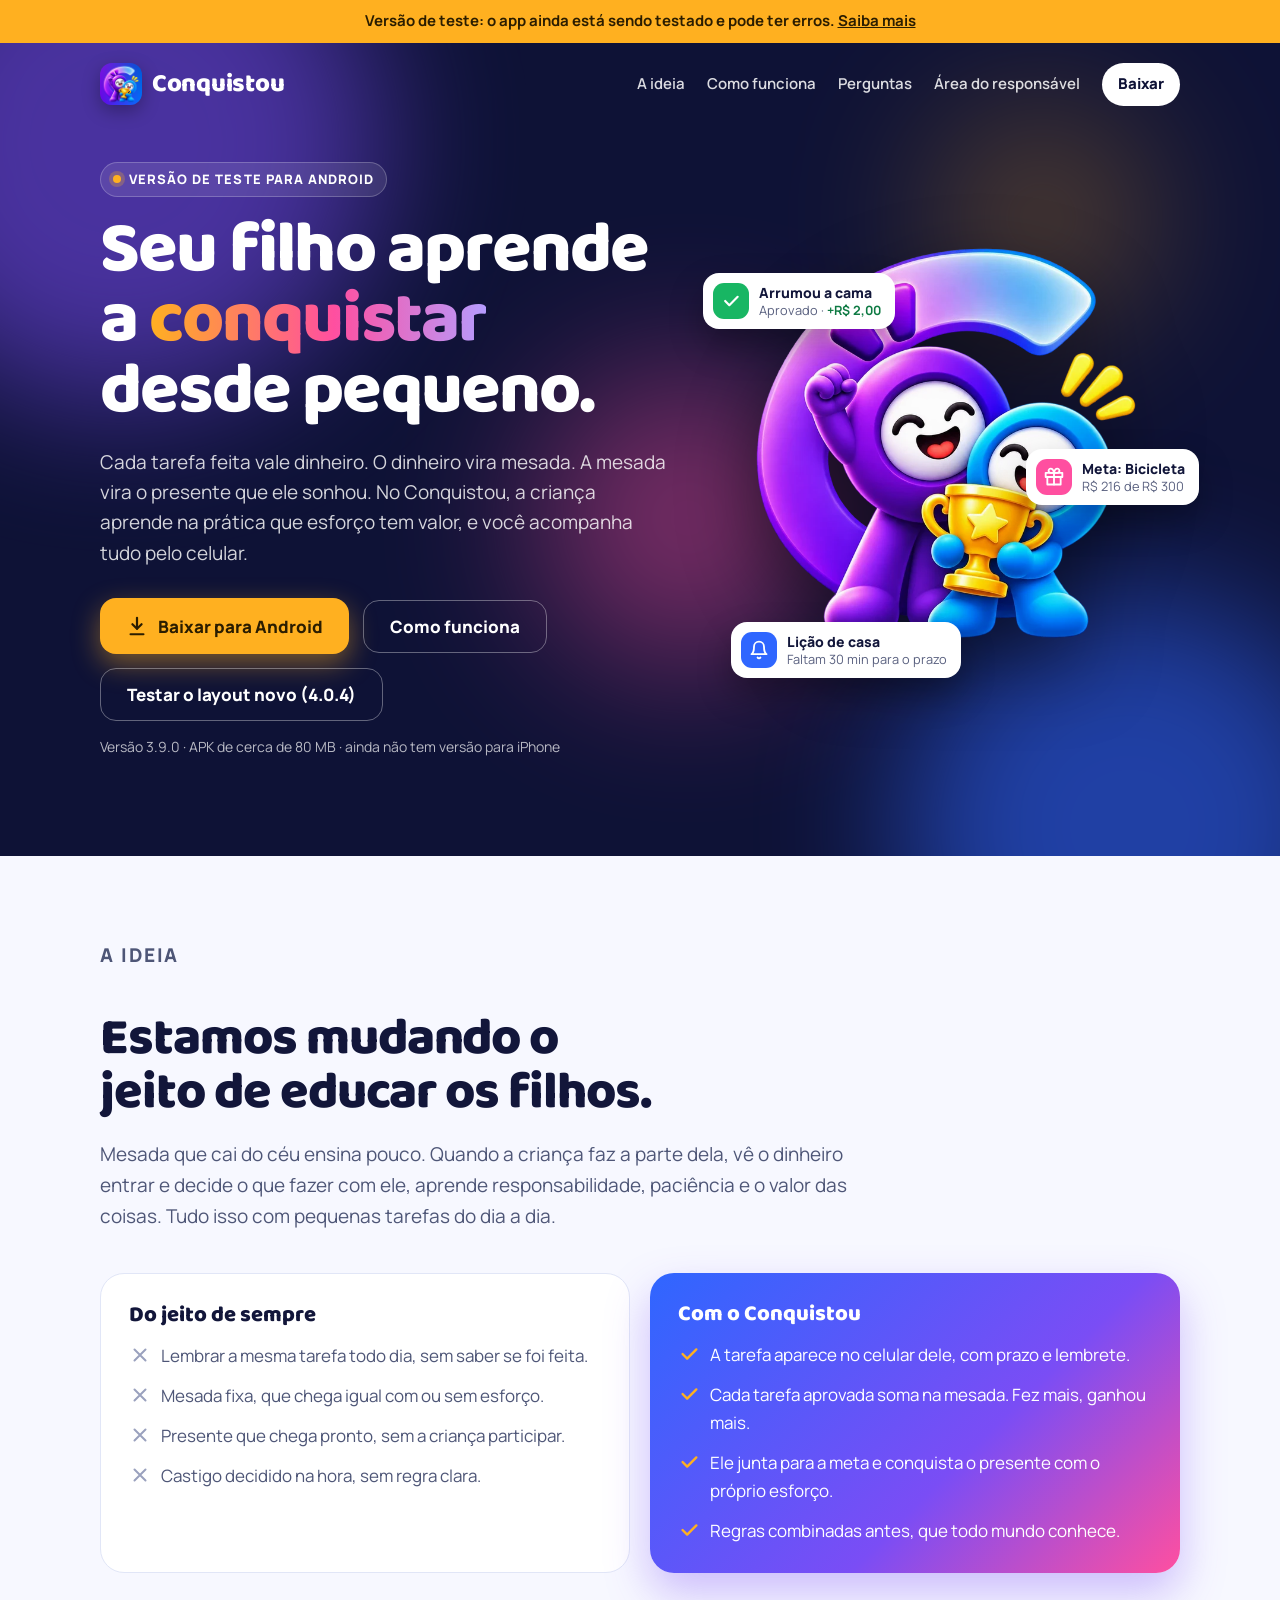
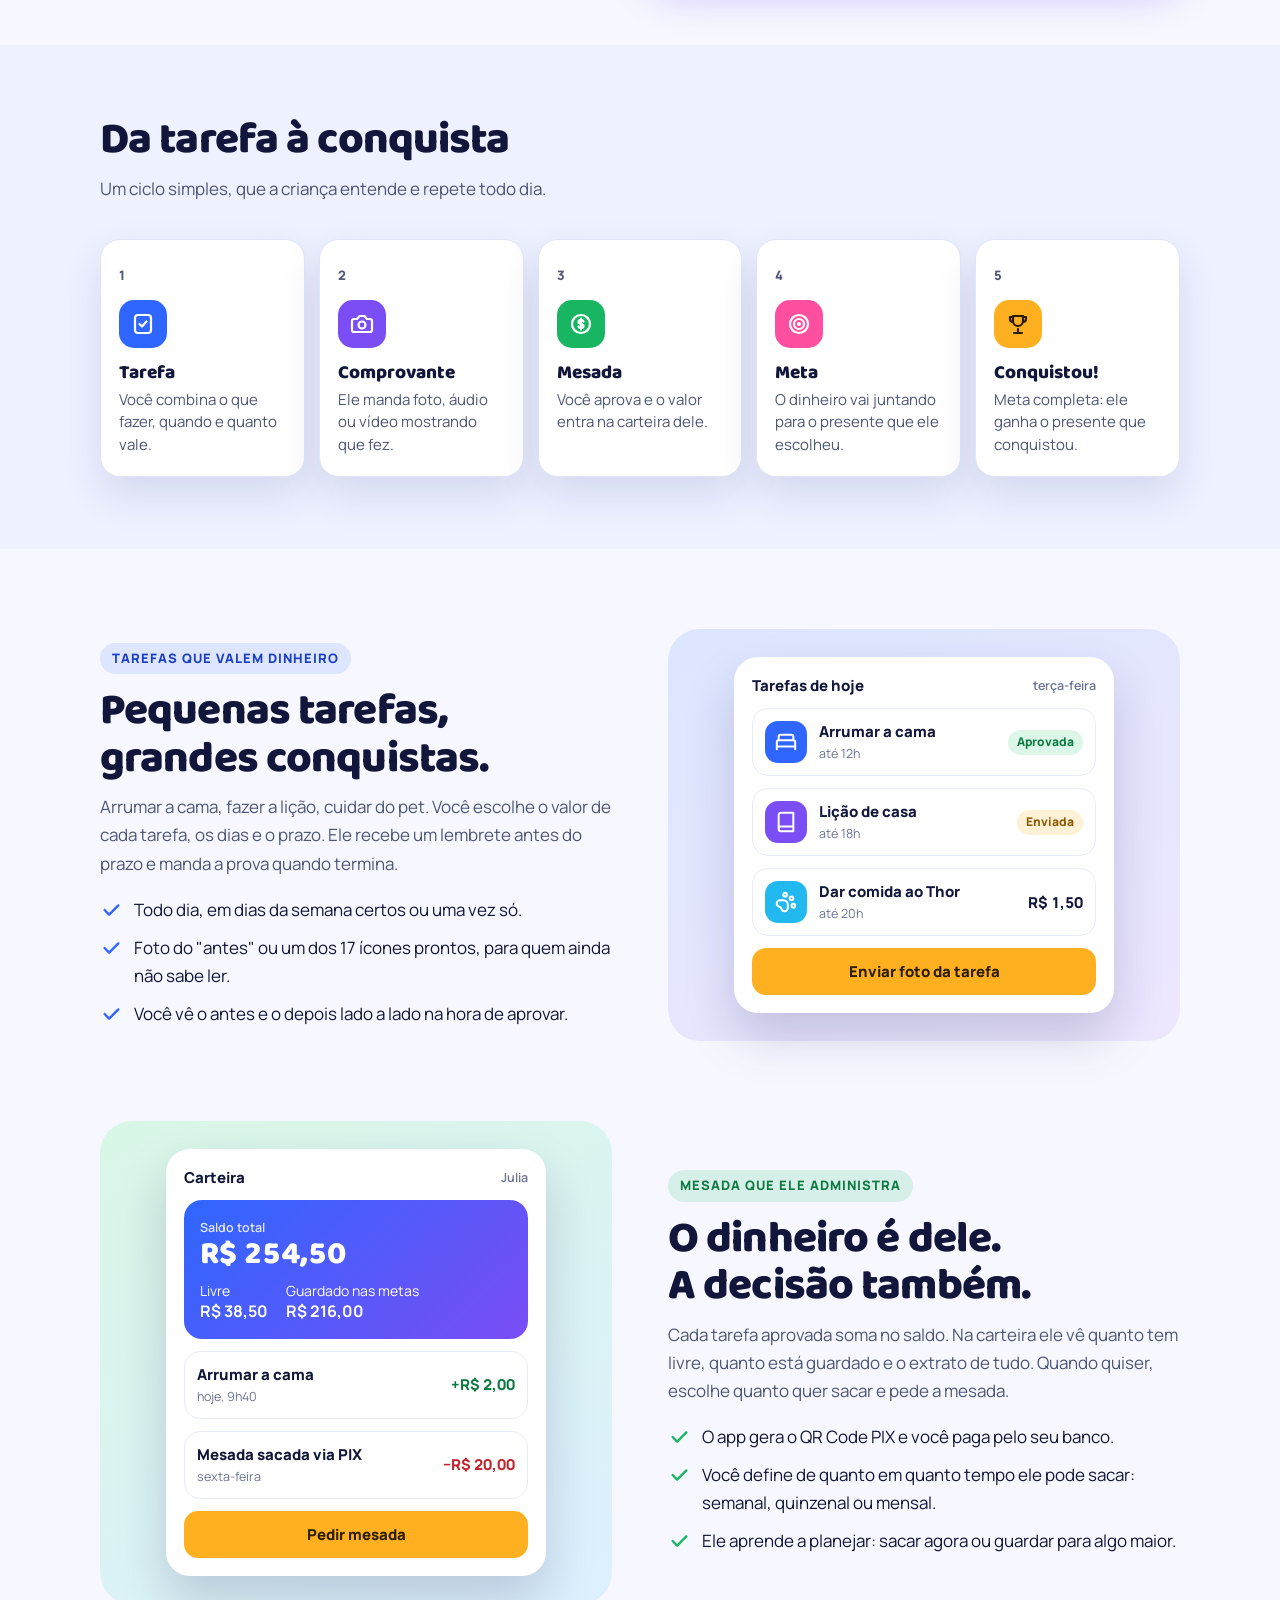
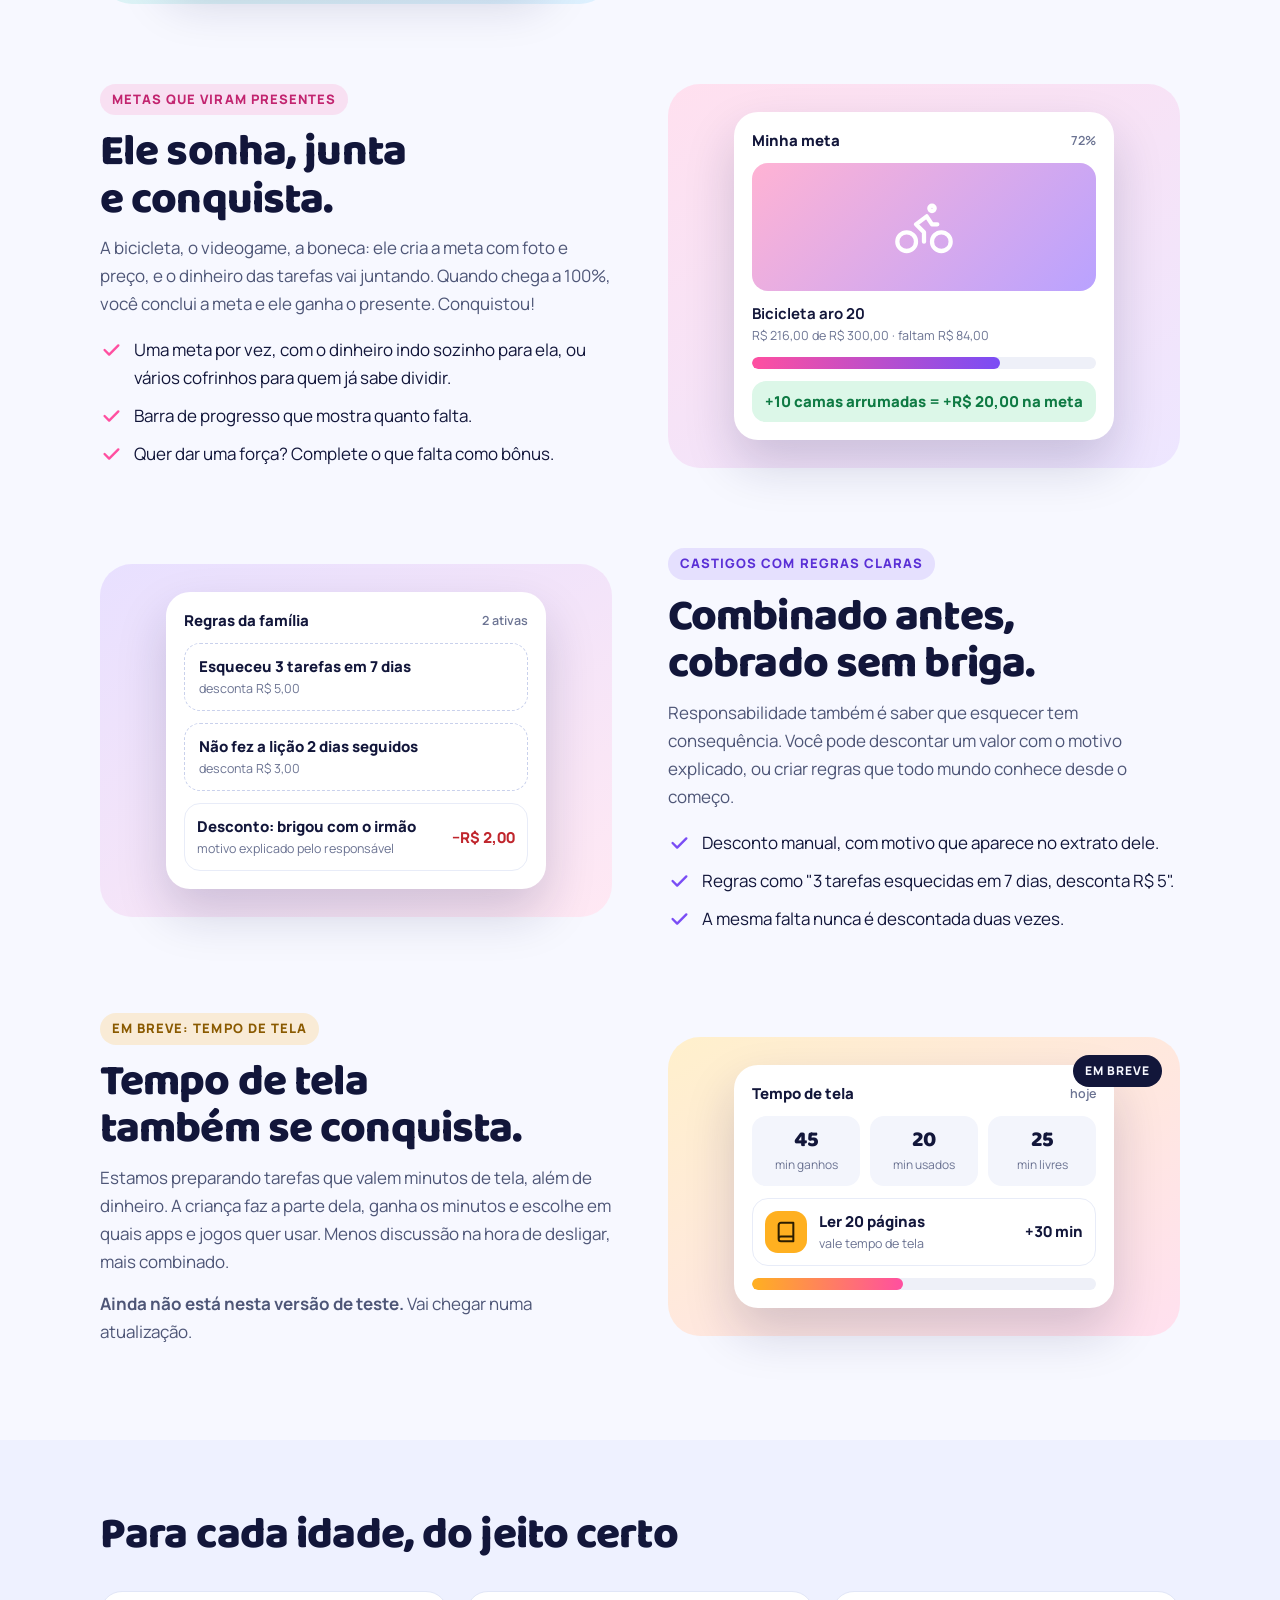
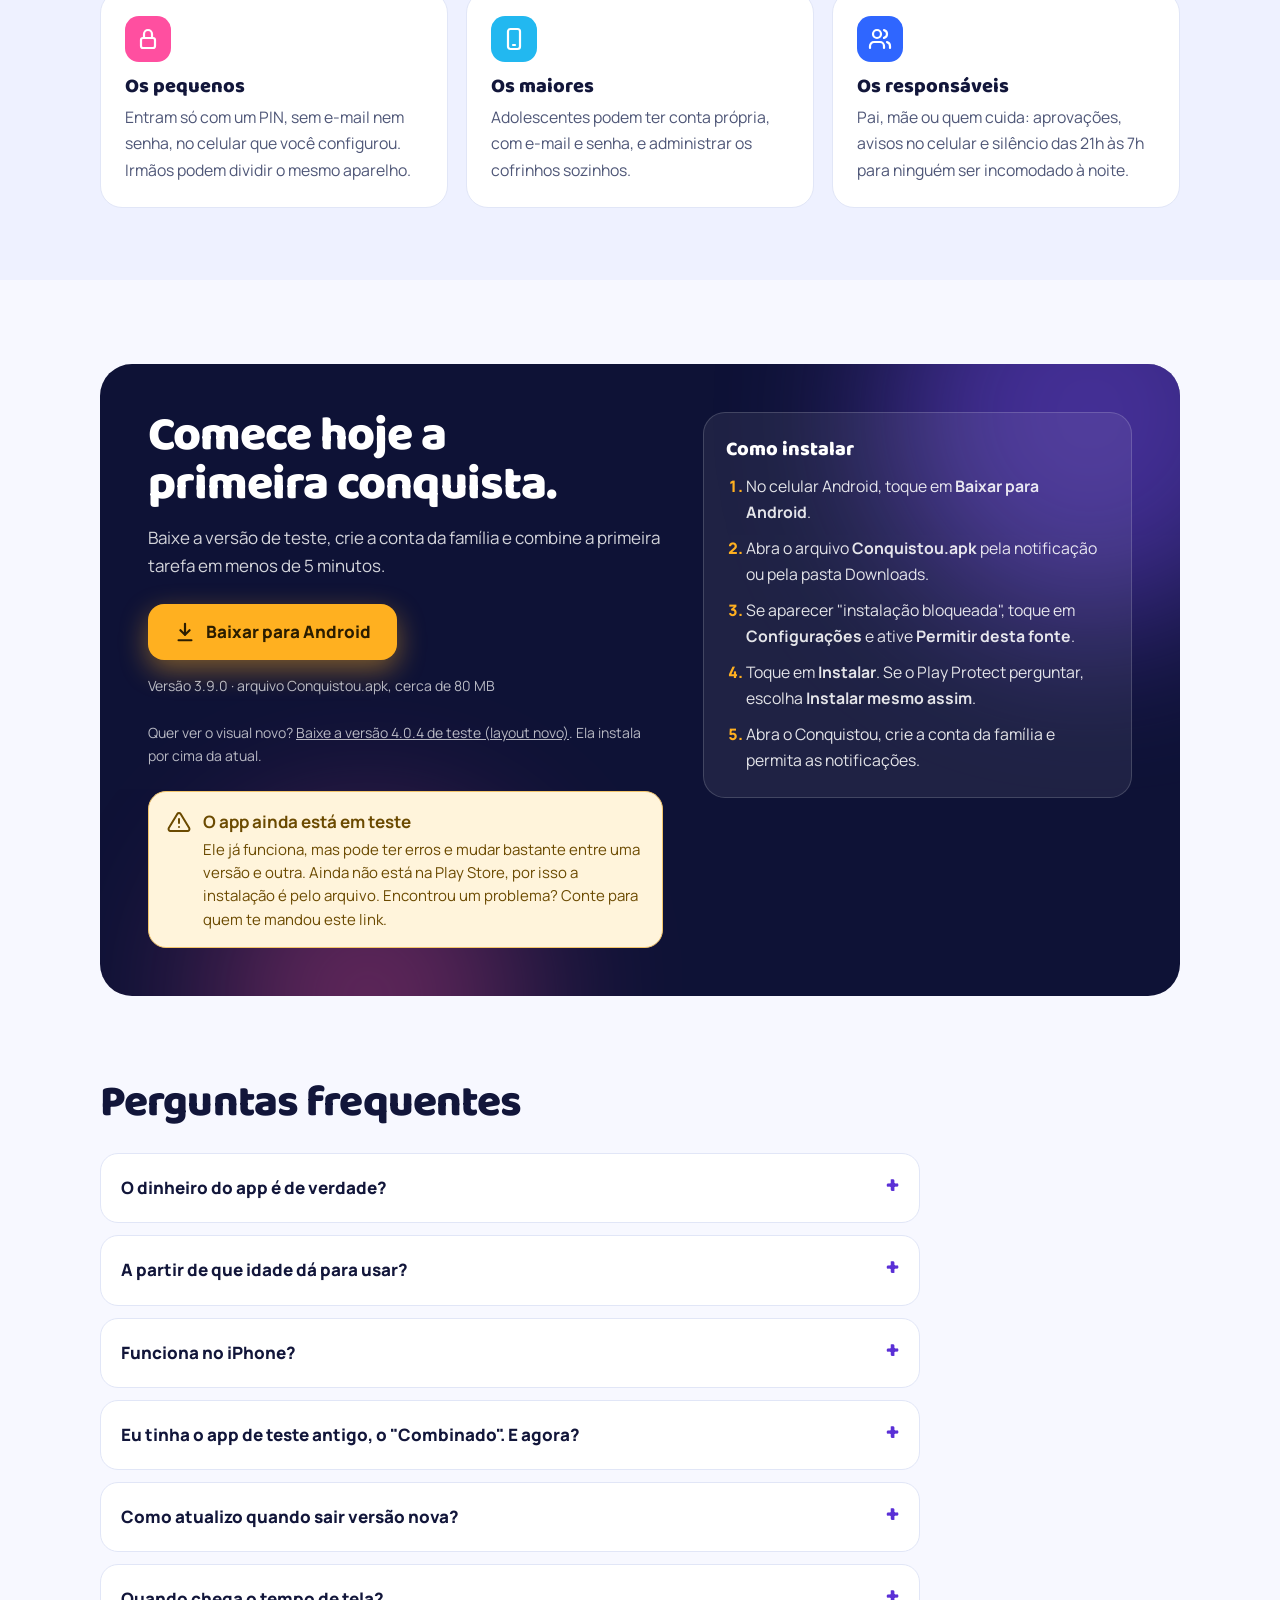
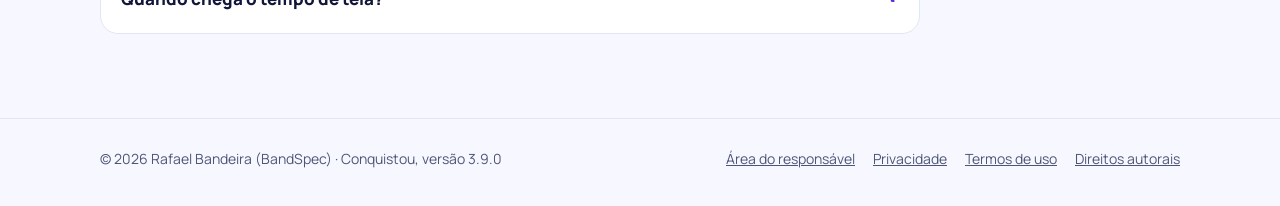
<file: index.html>
<!doctype html>
<html lang="pt-BR">
<head>
<meta charset="utf-8">
<meta name="viewport" content="width=device-width, initial-scale=1, viewport-fit=cover">
<title>Conquistou</title>
<meta name="description" content="Conquistou: seu filho aprende a conquistar desde pequeno. Tarefas que valem dinheiro, mesada que ele administra, metas que viram presentes. Versão de teste para Android.">
<meta property="og:title" content="Conquistou: seu filho aprende a conquistar desde pequeno">
<meta property="og:description" content="Tarefas que valem dinheiro, mesada que ele administra e metas que viram presentes. Baixe a versão de teste para Android.">
<meta property="og:image" content="https://conquistou.com.br/img/compartilhar.jpg">
<meta property="og:type" content="website">
<meta name="theme-color" content="#0E1236">
<link rel="icon" type="image/png" href="img/favicon.png">
<link rel="apple-touch-icon" href="img/icone-180.png">
<link rel="preconnect" href="https://fonts.googleapis.com">
<link rel="preconnect" href="https://fonts.gstatic.com" crossorigin>
<link rel="stylesheet" href="https://fonts.googleapis.com/css2?family=Baloo+2:wght@600;700;800&family=Manrope:wght@400;500;600;700;800&display=swap">
<style>
/* Layout: faixa escura e colorida no topo (o "palco"), depois seções claras alternadas com
   telinhas de exemplo ao lado do texto; tudo vira uma coluna no celular. */
:root {
  --bg: #F7F8FF;
  --bg-alt: #EEF1FF;
  --card: #FFFFFF;
  --line: #E1E6F7;
  --ink: #12163A;
  --muted: #4E5677;
  --palco: #0E1236;
  --palco-2: #1A1F5C;
  --azul: #2F66FF;
  --roxo: #7A4DF5;
  --rosa: #FF4FA0;
  --ouro: #FFB020;
  --verde: #18B663;
  --ceu: #22B8F0;
  --azul-txt: #1B3FC4;
  --roxo-txt: #5A2FD6;
  --rosa-txt: #C2246F;
  --verde-txt: #0E7A43;
  --ouro-txt: #8A5A00;
  --aviso-fundo: #FFF4DB;
  --aviso-borda: #F2C46A;
  --aviso-texto: #6B4A00;
  --sombra: 0 18px 40px rgba(30, 40, 120, 0.12);
  --titulo: "Baloo 2", "Trebuchet MS", system-ui, sans-serif;
  --corpo: "Manrope", "Segoe UI", system-ui, -apple-system, sans-serif;
  color-scheme: light;
}
@media (prefers-color-scheme: dark) {
  :root {
    --bg: #0B0F2C;
    --bg-alt: #11173D;
    --card: #182052;
    --line: #29336F;
    --ink: #F0F3FF;
    --muted: #AEB6DA;
    --palco: #070A22;
    --palco-2: #141A52;
    --azul-txt: #8EAEFF;
    --roxo-txt: #B79BFF;
    --rosa-txt: #FF8CC2;
    --verde-txt: #5CE09A;
    --ouro-txt: #FFCB66;
    --aviso-fundo: #3A2C08;
    --aviso-borda: #7A5A12;
    --aviso-texto: #FFE2A3;
    --sombra: 0 18px 40px rgba(0, 0, 0, 0.4);
    color-scheme: dark;
  }
}

* { box-sizing: border-box; }
html { -webkit-text-size-adjust: 100%; scroll-behavior: smooth; }
body { margin: 0; background: var(--bg); color: var(--ink); font: 400 1.0625rem/1.65 var(--corpo); overflow-x: hidden; }
img { max-width: 100%; height: auto; display: block; }
a { color: inherit; }
:focus-visible { outline: 3px solid var(--ouro); outline-offset: 3px; border-radius: 8px; }
h1, h2, h3 { text-wrap: balance; }

.envoltorio {
  max-width: 1120px;
  margin: 0 auto;
  padding-left: max(20px, env(safe-area-inset-left, 0px));
  padding-right: max(20px, env(safe-area-inset-right, 0px));
}

/* ---------- aviso de teste ---------- */
.faixa-teste {
  background: var(--ouro);
  color: #2B1D00;
  font-weight: 700;
  font-size: 0.9375rem;
  text-align: center;
  padding-block: 9px;
  padding-left: max(16px, env(safe-area-inset-left, 0px));
  padding-right: max(16px, env(safe-area-inset-right, 0px));
}
.faixa-teste a { text-decoration: underline; }

/* ---------- palco (topo escuro) ---------- */
.palco {
  position: relative;
  isolation: isolate;
  overflow: hidden;
  background: var(--palco);
  color: #fff;
}
.palco::before, .palco::after {
  content: "";
  position: absolute;
  z-index: -1;
  border-radius: 50%;
  filter: blur(70px);
  opacity: 0.55;
}
.palco::before { width: 520px; height: 520px; background: var(--roxo); top: -160px; left: -140px; }
.palco::after { width: 460px; height: 460px; background: var(--azul); bottom: -200px; right: -80px; }
.palco .brilho-rosa, .palco .brilho-ouro { position: absolute; z-index: -1; border-radius: 50%; filter: blur(80px); opacity: 0.45; }
.palco .brilho-rosa { width: 300px; height: 300px; background: var(--rosa); top: 40%; left: 42%; }
.palco .brilho-ouro { width: 220px; height: 220px; background: var(--ouro); top: 8%; right: 10%; opacity: 0.3; }

.topo { display: flex; align-items: center; justify-content: space-between; gap: 12px; padding-block: 20px; }
.marca { display: flex; align-items: center; gap: 10px; text-decoration: none; }
.marca img { width: 42px; height: 42px; border-radius: 12px; box-shadow: 0 6px 18px rgba(0,0,0,0.3); }
.marca span { font: 800 1.6rem/1 var(--titulo); letter-spacing: -0.01em; }
.topo nav { display: flex; align-items: center; gap: 22px; font-weight: 600; font-size: 0.9375rem; }
.topo nav a { text-decoration: none; opacity: 0.85; }
.topo nav a:hover { opacity: 1; }
.topo nav .pilula { background: #fff; color: var(--palco); opacity: 1; padding: 9px 16px; border-radius: 999px; font-weight: 800; }

.heroi { display: grid; grid-template-columns: minmax(0, 1.1fr) minmax(0, 0.9fr); align-items: center; gap: 40px; padding-block: 36px 84px; }
.etiqueta {
  display: inline-flex; align-items: center; gap: 8px;
  font-size: 0.8125rem; font-weight: 800; letter-spacing: 0.08em; text-transform: uppercase;
  background: rgba(255,255,255,0.1); border: 1px solid rgba(255,255,255,0.22);
  padding: 6px 12px; border-radius: 999px; margin-bottom: 18px;
}
.etiqueta i { width: 8px; height: 8px; border-radius: 50%; background: var(--ouro); box-shadow: 0 0 0 4px rgba(255,176,32,0.25); }
.heroi h1 { font: 800 clamp(2.6rem, 6.4vw, 4.5rem)/0.98 var(--titulo); letter-spacing: -0.025em; margin: 0 0 20px; }
.heroi h1 .grad {
  background: linear-gradient(90deg, var(--ouro), var(--rosa) 55%, #B69CFF);
  -webkit-background-clip: text; background-clip: text; color: transparent;
}
.heroi .lead { font-size: 1.1875rem; line-height: 1.6; color: rgba(255,255,255,0.82); margin: 0 0 30px; max-width: 33em; }

.acoes { display: flex; flex-wrap: wrap; align-items: center; gap: 14px; }
.botao {
  display: inline-flex; align-items: center; gap: 10px;
  text-decoration: none; font: 800 1.0625rem/1 var(--corpo);
  padding: 17px 26px; border-radius: 16px;
  transition: transform 0.15s ease, box-shadow 0.15s ease;
}
.botao svg { width: 22px; height: 22px; flex: none; }
.botao.principal { background: var(--ouro); color: #2B1D00; box-shadow: 0 10px 28px rgba(255,176,32,0.45); }
.botao.principal:hover { transform: translateY(-2px); box-shadow: 0 14px 34px rgba(255,176,32,0.55); }
.botao.secundario { color: #fff; border: 1.5px solid rgba(255,255,255,0.35); }
.botao.secundario:hover { background: rgba(255,255,255,0.08); }
.heroi .letra-miuda { margin-top: 14px; font-size: 0.875rem; color: rgba(255,255,255,0.7); }

.cena { position: relative; min-height: 440px; }
.cena .personagens { width: 82%; max-width: 380px; margin: 0 auto; filter: drop-shadow(0 30px 40px rgba(0,0,0,0.45)); }
.flutua {
  position: absolute;
  display: flex; align-items: center; gap: 10px;
  background: #fff; color: #12163A;
  border-radius: 16px; padding: 10px 14px 10px 10px;
  box-shadow: 0 16px 34px rgba(0,0,0,0.3);
  font-size: 0.875rem; line-height: 1.25;
  animation: boiar 6s ease-in-out infinite;
}
.flutua b { display: block; font-weight: 800; }
.flutua small { color: #59607F; font-size: 0.8rem; }
.flutua .bola { width: 36px; height: 36px; border-radius: 11px; display: grid; place-items: center; color: #fff; flex: none; }
.flutua .bola svg { width: 20px; height: 20px; }
.f1 { top: 6%; left: -2%; }
.f2 { top: 46%; right: -4%; animation-delay: -2s; }
.f3 { bottom: 2%; left: 4%; animation-delay: -4s; }
.mini-barra { width: 120px; height: 7px; border-radius: 9px; background: #E9ECF8; margin-top: 5px; overflow: hidden; }
.mini-barra span { display: block; height: 100%; width: 72%; border-radius: 9px; background: linear-gradient(90deg, var(--rosa), var(--roxo)); }
@keyframes boiar { 0%, 100% { transform: translateY(0); } 50% { transform: translateY(-10px); } }

/* ---------- manifesto ---------- */
.manifesto { padding-block: 84px 72px; }
.manifesto .kicker { font-size: 0.8125rem; font-weight: 800; letter-spacing: 0.1em; text-transform: uppercase; color: var(--rosa-txt); margin: 0 0 12px; }
.manifesto h2 { font: 800 clamp(2rem, 4.6vw, 3.25rem)/1.05 var(--titulo); letter-spacing: -0.02em; margin: 0 0 18px; max-width: 18em; }
.manifesto > .envoltorio > p { font-size: 1.1875rem; color: var(--muted); max-width: 40em; margin: 0 0 40px; }
.antes-agora { display: grid; grid-template-columns: repeat(2, minmax(0, 1fr)); gap: 20px; }
.antes-agora > div { border-radius: 24px; padding: 28px; min-width: 0; }
.antes-agora h3 { font: 800 1.375rem/1.2 var(--titulo); margin: 0 0 14px; }
.antes-agora ul { list-style: none; margin: 0; padding: 0; display: grid; gap: 12px; }
.antes-agora li { display: grid; grid-template-columns: 22px 1fr; gap: 10px; align-items: start; }
.antes-agora li svg { width: 22px; height: 22px; margin-top: 2px; }
.antes { background: var(--card); border: 1px solid var(--line); color: var(--muted); }
.antes h3 { color: var(--ink); }
.antes svg { color: #9AA1BE; }
.agora { background: linear-gradient(135deg, var(--azul), var(--roxo) 60%, var(--rosa)); color: #fff; box-shadow: 0 20px 44px rgba(122,77,245,0.35); }
.agora svg { color: var(--ouro); }

/* ---------- ciclo ---------- */
.ciclo { background: var(--bg-alt); padding-block: 72px; }
.ciclo h2, .bloco h2, .faq h2 { font: 800 clamp(1.9rem, 4vw, 2.75rem)/1.08 var(--titulo); letter-spacing: -0.02em; margin: 0 0 10px; }
.ciclo .intro { color: var(--muted); margin: 0 0 36px; max-width: 38em; }
.trilha { list-style: none; margin: 0; padding: 0; display: grid; grid-template-columns: repeat(5, minmax(0, 1fr)); gap: 14px; position: relative; }
.trilha li {
  background: var(--card); border: 1px solid var(--line); border-radius: 20px;
  padding: 20px 18px; box-shadow: var(--sombra); min-width: 0; position: relative;
}
.trilha .num { font: 800 0.8125rem/1 var(--corpo); letter-spacing: 0.08em; color: var(--muted); }
.trilha .icone { width: 48px; height: 48px; border-radius: 15px; display: grid; place-items: center; color: #fff; margin: 12px 0 14px; }
.trilha .icone svg { width: 24px; height: 24px; }
.trilha h3 { font: 800 1.1875rem/1.2 var(--titulo); margin: 0 0 4px; }
.trilha p { margin: 0; font-size: 0.9375rem; color: var(--muted); line-height: 1.5; }
.c-azul { background: var(--azul); } .c-roxo { background: var(--roxo); } .c-rosa { background: var(--rosa); }
.c-ouro { background: var(--ouro); color: #2B1D00 !important; } .c-verde { background: var(--verde); } .c-ceu { background: var(--ceu); }

/* ---------- blocos de recurso ---------- */
.bloco { padding-block: 80px; }
.bloco + .bloco { padding-top: 0; }
.bloco .envoltorio { display: grid; grid-template-columns: minmax(0, 1fr) minmax(0, 1fr); gap: 56px; align-items: center; }
.bloco.inverte .texto { order: 2; }
.bloco .chapeu { display: inline-block; font-size: 0.8125rem; font-weight: 800; letter-spacing: 0.08em; text-transform: uppercase; padding: 5px 12px; border-radius: 999px; margin-bottom: 14px; }
.bloco p { color: var(--muted); margin: 0 0 14px; }
.bloco ul { margin: 18px 0 0; padding: 0; list-style: none; display: grid; gap: 10px; }
.bloco ul li { display: grid; grid-template-columns: 24px 1fr; gap: 10px; }
.bloco ul li svg { width: 22px; height: 22px; margin-top: 3px; }
.ch-azul { background: rgba(47,102,255,0.13); color: var(--azul-txt); }
.ch-verde { background: rgba(24,182,99,0.14); color: var(--verde-txt); }
.ch-rosa { background: rgba(255,79,160,0.14); color: var(--rosa-txt); }
.ch-roxo { background: rgba(122,77,245,0.14); color: var(--roxo-txt); }
.ch-ouro { background: rgba(255,176,32,0.18); color: var(--ouro-txt); }

/* telinhas */
.vitrine { position: relative; padding: 28px; border-radius: 32px; min-width: 0; }
.v-azul { background: linear-gradient(150deg, #DDE6FF, #EDE6FF); }
.v-verde { background: linear-gradient(150deg, #D9F7E6, #DDF0FF); }
.v-rosa { background: linear-gradient(150deg, #FFE0EF, #EDE6FF); }
.v-roxo { background: linear-gradient(150deg, #E8E0FF, #FFE8F3); }
.v-ouro { background: linear-gradient(150deg, #FFF0CC, #FFE0EF); }
@media (prefers-color-scheme: dark) {
  .v-azul { background: linear-gradient(150deg, #1B2A6E, #2B1E66); }
  .v-verde { background: linear-gradient(150deg, #10443A, #173263); }
  .v-rosa { background: linear-gradient(150deg, #4E1A3C, #2B1E66); }
  .v-roxo { background: linear-gradient(150deg, #2E1F6E, #4A1A3C); }
  .v-ouro { background: linear-gradient(150deg, #4A3708, #4A1A3C); }
}
.tela {
  background: #fff; color: #12163A;
  border-radius: 24px; padding: 18px;
  box-shadow: 0 24px 50px rgba(20, 24, 80, 0.18);
  max-width: 380px; margin: 0 auto;
  font-size: 0.9375rem; line-height: 1.4;
  display: grid; gap: 12px;
}
.tela .cab { display: flex; justify-content: space-between; align-items: center; font-weight: 800; }
.tela .cab small { font-weight: 600; color: #6B7392; }
.linha { display: flex; align-items: center; gap: 12px; border: 1px solid #E8ECF8; border-radius: 16px; padding: 12px; }
.linha .ic { width: 42px; height: 42px; border-radius: 13px; display: grid; place-items: center; color: #fff; flex: none; }
.linha .ic svg { width: 22px; height: 22px; }
.linha .meio { flex: 1; min-width: 0; }
.linha .meio b { display: block; font-weight: 800; }
.linha .meio small { color: #6B7392; }
.valor { font-weight: 800; white-space: nowrap; font-variant-numeric: tabular-nums; }
.verde-v { color: #0E7A43; } .vermelho-v { color: #C0262D; }
.status { font-size: 0.75rem; font-weight: 800; padding: 4px 9px; border-radius: 999px; white-space: nowrap; }
.st-ok { background: #DCF7E8; color: #0E7A43; } .st-esp { background: #FFF1D6; color: #8A5A00; } .st-novo { background: #E3EAFF; color: #1B3FC4; }
.saldo { border-radius: 18px; padding: 16px; color: #fff; background: linear-gradient(135deg, var(--azul), var(--roxo)); }
.saldo small { opacity: 0.85; font-weight: 600; }
.saldo .grande { font: 800 2rem/1.1 var(--titulo); font-variant-numeric: tabular-nums; }
.saldo .partes { display: flex; gap: 18px; margin-top: 8px; font-size: 0.875rem; }
.saldo .partes b { display: block; font-size: 1rem; }
.btn-tela { text-align: center; font-weight: 800; padding: 13px; border-radius: 14px; background: var(--ouro); color: #2B1D00; }
.barra { height: 12px; border-radius: 9px; background: #EEF0F8; overflow: hidden; }
.barra span { display: block; height: 100%; border-radius: 9px; }
.meta-foto { height: 128px; border-radius: 16px; background: linear-gradient(135deg, #FFB3D4, #B9A2FF); display: grid; place-items: center; color: #fff; }
.meta-foto svg { width: 64px; height: 64px; }
.festa { text-align: center; font-weight: 800; color: #0E7A43; background: #DCF7E8; border-radius: 14px; padding: 10px; }
.regra { border: 1.5px dashed #C9D1EC; border-radius: 16px; padding: 12px 14px; }
.regra b { font-weight: 800; }

.breve { position: relative; }
.selo-breve {
  position: absolute; top: 18px; right: 18px; z-index: 1;
  background: var(--ink); color: var(--bg);
  font-size: 0.75rem; font-weight: 800; letter-spacing: 0.08em; text-transform: uppercase;
  padding: 6px 12px; border-radius: 999px;
}
.relogio { display: grid; grid-template-columns: repeat(3, minmax(0, 1fr)); gap: 10px; }
.relogio div { border-radius: 14px; padding: 12px 8px; text-align: center; background: #F3F5FC; }
.relogio b { display: block; font: 800 1.375rem/1.1 var(--titulo); }
.relogio small { color: #6B7392; font-size: 0.75rem; }

/* ---------- para cada idade ---------- */
.idades { background: var(--bg-alt); padding-block: 72px; }
.idades .grade { display: grid; grid-template-columns: repeat(3, minmax(0, 1fr)); gap: 18px; margin-top: 32px; }
.idades .grade > div { background: var(--card); border: 1px solid var(--line); border-radius: 22px; padding: 24px; min-width: 0; }
.idades h2 { font: 800 clamp(1.9rem, 4vw, 2.75rem)/1.08 var(--titulo); letter-spacing: -0.02em; margin: 0; }
.idades h3 { font: 800 1.25rem/1.2 var(--titulo); margin: 12px 0 6px; }
.idades p { margin: 0; color: var(--muted); font-size: 0.9875rem; }
.idades .ic-q { width: 46px; height: 46px; border-radius: 14px; display: grid; place-items: center; color: #fff; }
.idades .ic-q svg { width: 24px; height: 24px; }

/* ---------- download ---------- */
.baixar { padding-block: 84px; }
.cartaz {
  position: relative; isolation: isolate; overflow: hidden;
  background: var(--palco); color: #fff; border-radius: 32px;
  padding: 48px; display: grid; grid-template-columns: minmax(0, 1.2fr) minmax(0, 1fr); gap: 40px;
}
.cartaz::before { content: ""; position: absolute; z-index: -1; width: 420px; height: 420px; border-radius: 50%; background: var(--roxo); filter: blur(80px); opacity: 0.5; top: -160px; right: -120px; }
.cartaz::after { content: ""; position: absolute; z-index: -1; width: 320px; height: 320px; border-radius: 50%; background: var(--rosa); filter: blur(80px); opacity: 0.35; bottom: -160px; left: 10%; }
.cartaz h2 { font: 800 clamp(2rem, 4.4vw, 3rem)/1.02 var(--titulo); letter-spacing: -0.02em; margin: 0 0 14px; }
.cartaz p { color: rgba(255,255,255,0.82); margin: 0 0 24px; }
.cartaz .letra-miuda { font-size: 0.875rem; color: rgba(255,255,255,0.7); margin-top: 14px; }
.aviso {
  display: grid; grid-template-columns: auto 1fr; gap: 12px;
  background: var(--aviso-fundo); border: 1px solid var(--aviso-borda); color: var(--aviso-texto);
  border-radius: 18px; padding: 16px 18px; margin-top: 22px;
}
.aviso svg { width: 24px; height: 24px; margin-top: 2px; }
.aviso strong { display: block; margin-bottom: 2px; }
.aviso p { margin: 0; color: inherit; font-size: 0.9375rem; line-height: 1.55; }
.passos-inst { background: rgba(255,255,255,0.07); border: 1px solid rgba(255,255,255,0.16); border-radius: 22px; padding: 24px 24px 24px 22px; align-self: start; }
.passos-inst h3 { font: 800 1.25rem/1.2 var(--titulo); margin: 0 0 12px; }
.passos-inst ol { margin: 0; padding-left: 1.3em; display: grid; gap: 10px; font-size: 0.9875rem; color: rgba(255,255,255,0.88); }
.passos-inst li::marker { color: var(--ouro); font-weight: 800; }

/* ---------- perguntas ---------- */
.faq { padding-block: 0 84px; }
.faq .lista { display: grid; gap: 12px; margin-top: 26px; max-width: 820px; }
.faq details { background: var(--card); border: 1px solid var(--line); border-radius: 18px; padding: 4px 20px; }
.faq summary { cursor: pointer; list-style: none; font-weight: 800; padding-block: 16px; display: flex; justify-content: space-between; gap: 12px; }
.faq summary::-webkit-details-marker { display: none; }
.faq summary::after { content: "+"; font: 800 1.5rem/1 var(--titulo); color: var(--roxo-txt); transition: transform 0.2s; }
.faq details[open] summary::after { transform: rotate(45deg); }
.faq details p { margin: 0 0 18px; color: var(--muted); }

footer { border-top: 1px solid var(--line); padding-block: 28px 36px; color: var(--muted); font-size: 0.875rem; }
footer .envoltorio { display: flex; flex-wrap: wrap; justify-content: space-between; gap: 8px 24px; }
footer .legais { display: flex; flex-wrap: wrap; gap: 6px 18px; }

/* ---------- responsivo ---------- */
@media (max-width: 920px) {
  .trilha { grid-template-columns: repeat(2, minmax(0, 1fr)); }
  .trilha li:last-child { grid-column: 1 / -1; }
}
@media (max-width: 860px) {
  .topo nav a:not(.pilula) { display: none; }
  .heroi { grid-template-columns: minmax(0, 1fr); padding-block: 12px 64px; gap: 24px; }
  .cena { min-height: 360px; }
  .cena .personagens { width: 62%; }
  .antes-agora, .idades .grade { grid-template-columns: minmax(0, 1fr); }
  .bloco { padding-block: 60px; }
  .bloco .envoltorio { grid-template-columns: minmax(0, 1fr); gap: 28px; }
  .bloco.inverte .texto { order: 0; }
  .cartaz { grid-template-columns: minmax(0, 1fr); padding: 32px 22px; }
}
@media (max-width: 480px) {
  .trilha { grid-template-columns: minmax(0, 1fr); }
  .flutua { font-size: 0.8rem; padding: 8px 10px 8px 8px; }
  .flutua .bola { width: 30px; height: 30px; }
  .f1 { left: 0; } .f2 { right: 0; } .f3 { left: 0; }
  .vitrine { padding: 16px; }
  .botao { width: 100%; justify-content: center; }
}
@media (prefers-reduced-motion: reduce) {
  html { scroll-behavior: auto; }
  .flutua { animation: none; }
  .botao, .faq summary::after { transition: none; }
  .botao:hover { transform: none; }
}
</style>
</head>
<body>

<div class="faixa-teste" role="note">Versão de teste: o app ainda está sendo testado e pode ter erros. <a href="#baixar">Saiba mais</a></div>

<div class="palco">
  <span class="brilho-rosa" aria-hidden="true"></span>
  <span class="brilho-ouro" aria-hidden="true"></span>
  <header class="envoltorio topo">
    <a class="marca" href="./">
      <img src="img/icone-180.png" alt="" width="42" height="42">
      <span>Conquistou</span>
    </a>
    <nav aria-label="Seções">
      <a href="#ideia">A ideia</a>
      <a href="#como-funciona">Como funciona</a>
      <a href="#perguntas">Perguntas</a>
      <a href="painel/">Área do responsável</a>
      <a class="pilula" href="#baixar">Baixar</a>
    </nav>
  </header>

  <div class="envoltorio heroi">
    <div>
      <span class="etiqueta"><i></i> Versão de teste para Android</span>
      <h1>Seu filho aprende a <span class="grad">conquistar</span> desde pequeno.</h1>
      <p class="lead">Cada tarefa feita vale dinheiro. O dinheiro vira mesada. A mesada vira o presente que ele sonhou. No Conquistou, a criança aprende na prática que esforço tem valor, e você acompanha tudo pelo celular.</p>
      <div class="acoes">
        <a class="botao principal" href="https://github.com/BandSpec/conquistou/releases/latest/download/Conquistou.apk">
          <svg viewBox="0 0 24 24" fill="none" stroke="currentColor" stroke-width="2.4" stroke-linecap="round" stroke-linejoin="round" aria-hidden="true"><path d="M12 3v12"/><path d="m7 10 5 5 5-5"/><path d="M5 21h14"/></svg>
          Baixar para Android
        </a>
        <a class="botao secundario" href="#como-funciona">Como funciona</a>
        <a class="botao secundario" href="https://github.com/BandSpec/conquistou/releases/download/v4.0.4-layout-novo/Conquistou-layout-novo.apk">Testar o layout novo (4.0.4)</a>
      </div>
      <p class="letra-miuda">Versão 3.9.0 · APK de cerca de 80 MB · ainda não tem versão para iPhone</p>
      <p class="letra-miuda" id="indicacao" hidden></p>
    </div>

    <div class="cena" aria-hidden="true">
      <img class="personagens" src="img/personagens.webp" width="640" height="661" alt="">
      <div class="flutua f1">
        <span class="bola c-verde"><svg viewBox="0 0 24 24" fill="none" stroke="currentColor" stroke-width="2.6" stroke-linecap="round" stroke-linejoin="round"><path d="m5 12 5 5L20 7"/></svg></span>
        <span><b>Arrumou a cama</b><small>Aprovado · <strong style="color:#0E7A43">+R$ 2,00</strong></small></span>
      </div>
      <div class="flutua f2">
        <span class="bola c-rosa"><svg viewBox="0 0 24 24" fill="none" stroke="currentColor" stroke-width="2.2" stroke-linecap="round" stroke-linejoin="round"><path d="M20 12v9H4v-9"/><path d="M2 7h20v5H2z"/><path d="M12 21V7"/><path d="M12 7H8a2.5 2.5 0 1 1 0-5c3 0 4 5 4 5Z"/><path d="M12 7h4a2.5 2.5 0 1 0 0-5c-3 0-4 5-4 5Z"/></svg></span>
        <span><b>Meta: Bicicleta</b><small>R$ 216 de R$ 300</small><span class="mini-barra"><span></span></span></span>
      </div>
      <div class="flutua f3">
        <span class="bola c-azul"><svg viewBox="0 0 24 24" fill="none" stroke="currentColor" stroke-width="2.2" stroke-linecap="round" stroke-linejoin="round"><path d="M6 8a6 6 0 0 1 12 0c0 7 3 9 3 9H3s3-2 3-9"/><path d="M10.3 21a1.94 1.94 0 0 0 3.4 0"/></svg></span>
        <span><b>Lição de casa</b><small>Faltam 30 min para o prazo</small></span>
      </div>
    </div>
  </div>
</div>

<main>
  <section class="manifesto" id="ideia" aria-labelledby="t-ideia">
    <div class="envoltorio">
      <p class="kicker">A ideia</p>
      <h2 id="t-ideia">Estamos mudando o jeito de educar os filhos.</h2>
      <p>Mesada que cai do céu ensina pouco. Quando a criança faz a parte dela, vê o dinheiro entrar e decide o que fazer com ele, aprende responsabilidade, paciência e o valor das coisas. Tudo isso com pequenas tarefas do dia a dia.</p>
      <div class="antes-agora">
        <div class="antes">
          <h3>Do jeito de sempre</h3>
          <ul>
            <li><svg viewBox="0 0 24 24" fill="none" stroke="currentColor" stroke-width="2.2" stroke-linecap="round"><path d="M18 6 6 18M6 6l12 12"/></svg>Lembrar a mesma tarefa todo dia, sem saber se foi feita.</li>
            <li><svg viewBox="0 0 24 24" fill="none" stroke="currentColor" stroke-width="2.2" stroke-linecap="round"><path d="M18 6 6 18M6 6l12 12"/></svg>Mesada fixa, que chega igual com ou sem esforço.</li>
            <li><svg viewBox="0 0 24 24" fill="none" stroke="currentColor" stroke-width="2.2" stroke-linecap="round"><path d="M18 6 6 18M6 6l12 12"/></svg>Presente que chega pronto, sem a criança participar.</li>
            <li><svg viewBox="0 0 24 24" fill="none" stroke="currentColor" stroke-width="2.2" stroke-linecap="round"><path d="M18 6 6 18M6 6l12 12"/></svg>Castigo decidido na hora, sem regra clara.</li>
          </ul>
        </div>
        <div class="agora">
          <h3>Com o Conquistou</h3>
          <ul>
            <li><svg viewBox="0 0 24 24" fill="none" stroke="currentColor" stroke-width="2.6" stroke-linecap="round" stroke-linejoin="round"><path d="m5 12 5 5L20 7"/></svg>A tarefa aparece no celular dele, com prazo e lembrete.</li>
            <li><svg viewBox="0 0 24 24" fill="none" stroke="currentColor" stroke-width="2.6" stroke-linecap="round" stroke-linejoin="round"><path d="m5 12 5 5L20 7"/></svg>Cada tarefa aprovada soma na mesada. Fez mais, ganhou mais.</li>
            <li><svg viewBox="0 0 24 24" fill="none" stroke="currentColor" stroke-width="2.6" stroke-linecap="round" stroke-linejoin="round"><path d="m5 12 5 5L20 7"/></svg>Ele junta para a meta e conquista o presente com o próprio esforço.</li>
            <li><svg viewBox="0 0 24 24" fill="none" stroke="currentColor" stroke-width="2.6" stroke-linecap="round" stroke-linejoin="round"><path d="m5 12 5 5L20 7"/></svg>Regras combinadas antes, que todo mundo conhece.</li>
          </ul>
        </div>
      </div>
    </div>
  </section>

  <section class="ciclo" id="como-funciona" aria-labelledby="t-ciclo">
    <div class="envoltorio">
      <h2 id="t-ciclo">Da tarefa à conquista</h2>
      <p class="intro">Um ciclo simples, que a criança entende e repete todo dia.</p>
      <ol class="trilha">
        <li>
          <span class="num">1</span>
          <span class="icone c-azul"><svg viewBox="0 0 24 24" fill="none" stroke="currentColor" stroke-width="2.2" stroke-linecap="round" stroke-linejoin="round"><rect x="4" y="3" width="16" height="18" rx="3"/><path d="m8.5 12 2.5 2.5 4.5-5"/></svg></span>
          <h3>Tarefa</h3>
          <p>Você combina o que fazer, quando e quanto vale.</p>
        </li>
        <li>
          <span class="num">2</span>
          <span class="icone c-roxo"><svg viewBox="0 0 24 24" fill="none" stroke="currentColor" stroke-width="2.2" stroke-linecap="round" stroke-linejoin="round"><path d="M14.5 4h-5L7 7H4a2 2 0 0 0-2 2v9a2 2 0 0 0 2 2h16a2 2 0 0 0 2-2V9a2 2 0 0 0-2-2h-3Z"/><circle cx="12" cy="13" r="3.5"/></svg></span>
          <h3>Comprovante</h3>
          <p>Ele manda foto, áudio ou vídeo mostrando que fez.</p>
        </li>
        <li>
          <span class="num">3</span>
          <span class="icone c-verde"><svg viewBox="0 0 24 24" fill="none" stroke="currentColor" stroke-width="2.2" stroke-linecap="round" stroke-linejoin="round"><circle cx="12" cy="12" r="9"/><path d="M14.5 9.5a2.5 2 0 0 0-2.5-1.5c-1.4 0-2.5.8-2.5 2s1.1 1.6 2.5 2 2.5.8 2.5 2-1.1 2-2.5 2a2.5 2 0 0 1-2.5-1.5"/><path d="M12 6.5v11"/></svg></span>
          <h3>Mesada</h3>
          <p>Você aprova e o valor entra na carteira dele.</p>
        </li>
        <li>
          <span class="num">4</span>
          <span class="icone c-rosa"><svg viewBox="0 0 24 24" fill="none" stroke="currentColor" stroke-width="2.2" stroke-linecap="round" stroke-linejoin="round"><circle cx="12" cy="12" r="9"/><circle cx="12" cy="12" r="5"/><circle cx="12" cy="12" r="1"/></svg></span>
          <h3>Meta</h3>
          <p>O dinheiro vai juntando para o presente que ele escolheu.</p>
        </li>
        <li>
          <span class="num">5</span>
          <span class="icone c-ouro"><svg viewBox="0 0 24 24" fill="none" stroke="currentColor" stroke-width="2.2" stroke-linecap="round" stroke-linejoin="round"><path d="M8 21h8"/><path d="M12 17v4"/><path d="M7 4h10v5a5 5 0 0 1-10 0Z"/><path d="M17 5h3v2a3 3 0 0 1-3 3"/><path d="M7 5H4v2a3 3 0 0 0 3 3"/></svg></span>
          <h3>Conquistou!</h3>
          <p>Meta completa: ele ganha o presente que conquistou.</p>
        </li>
      </ol>
    </div>
  </section>

  <section class="bloco" aria-labelledby="t-tarefas">
    <div class="envoltorio">
      <div class="texto">
        <span class="chapeu ch-azul">Tarefas que valem dinheiro</span>
        <h2 id="t-tarefas">Pequenas tarefas, grandes conquistas.</h2>
        <p>Arrumar a cama, fazer a lição, cuidar do pet. Você escolhe o valor de cada tarefa, os dias e o prazo. Ele recebe um lembrete antes do prazo e manda a prova quando termina.</p>
        <ul>
          <li><svg viewBox="0 0 24 24" fill="none" stroke="var(--azul)" stroke-width="2.6" stroke-linecap="round" stroke-linejoin="round"><path d="m5 12 5 5L20 7"/></svg>Todo dia, em dias da semana certos ou uma vez só.</li>
          <li><svg viewBox="0 0 24 24" fill="none" stroke="var(--azul)" stroke-width="2.6" stroke-linecap="round" stroke-linejoin="round"><path d="m5 12 5 5L20 7"/></svg>Foto do "antes" ou um dos 17 ícones prontos, para quem ainda não sabe ler.</li>
          <li><svg viewBox="0 0 24 24" fill="none" stroke="var(--azul)" stroke-width="2.6" stroke-linecap="round" stroke-linejoin="round"><path d="m5 12 5 5L20 7"/></svg>Você vê o antes e o depois lado a lado na hora de aprovar.</li>
        </ul>
      </div>
      <div class="vitrine v-azul" aria-hidden="true">
        <div class="tela">
          <div class="cab">Tarefas de hoje <small>terça-feira</small></div>
          <div class="linha">
            <span class="ic c-azul"><svg viewBox="0 0 24 24" fill="none" stroke="currentColor" stroke-width="2.2" stroke-linecap="round" stroke-linejoin="round"><path d="M2 20v-8a2 2 0 0 1 2-2h16a2 2 0 0 1 2 2v8"/><path d="M4 10V6a2 2 0 0 1 2-2h12a2 2 0 0 1 2 2v4"/><path d="M2 17h20"/></svg></span>
            <span class="meio"><b>Arrumar a cama</b><small>até 12h</small></span>
            <span class="status st-ok">Aprovada</span>
          </div>
          <div class="linha">
            <span class="ic c-roxo"><svg viewBox="0 0 24 24" fill="none" stroke="currentColor" stroke-width="2.2" stroke-linecap="round" stroke-linejoin="round"><path d="M4 19.5v-15A2.5 2.5 0 0 1 6.5 2H20v20H6.5a2.5 2.5 0 0 1 0-5H20"/></svg></span>
            <span class="meio"><b>Lição de casa</b><small>até 18h</small></span>
            <span class="status st-esp">Enviada</span>
          </div>
          <div class="linha">
            <span class="ic c-ceu"><svg viewBox="0 0 24 24" fill="none" stroke="currentColor" stroke-width="2.2" stroke-linecap="round" stroke-linejoin="round"><circle cx="11" cy="4" r="2"/><circle cx="18" cy="8" r="2"/><circle cx="20" cy="16" r="2"/><path d="M9 10a5 5 0 0 1 5 5v3.5a3.5 3.5 0 0 1-6.84 1.045Q6.52 17.48 4.46 16.84A3.5 3.5 0 0 1 5.5 10Z"/></svg></span>
            <span class="meio"><b>Dar comida ao Thor</b><small>até 20h</small></span>
            <span class="valor">R$ 1,50</span>
          </div>
          <div class="btn-tela">Enviar foto da tarefa</div>
        </div>
      </div>
    </div>
  </section>

  <section class="bloco inverte" aria-labelledby="t-mesada">
    <div class="envoltorio">
      <div class="texto">
        <span class="chapeu ch-verde">Mesada que ele administra</span>
        <h2 id="t-mesada">O dinheiro é dele. A decisão também.</h2>
        <p>Cada tarefa aprovada soma no saldo. Na carteira ele vê quanto tem livre, quanto está guardado e o extrato de tudo. Quando quiser, escolhe quanto quer sacar e pede a mesada.</p>
        <ul>
          <li><svg viewBox="0 0 24 24" fill="none" stroke="var(--verde)" stroke-width="2.6" stroke-linecap="round" stroke-linejoin="round"><path d="m5 12 5 5L20 7"/></svg>O app gera o QR Code PIX e você paga pelo seu banco.</li>
          <li><svg viewBox="0 0 24 24" fill="none" stroke="var(--verde)" stroke-width="2.6" stroke-linecap="round" stroke-linejoin="round"><path d="m5 12 5 5L20 7"/></svg>Você define de quanto em quanto tempo ele pode sacar: semanal, quinzenal ou mensal.</li>
          <li><svg viewBox="0 0 24 24" fill="none" stroke="var(--verde)" stroke-width="2.6" stroke-linecap="round" stroke-linejoin="round"><path d="m5 12 5 5L20 7"/></svg>Ele aprende a planejar: sacar agora ou guardar para algo maior.</li>
        </ul>
      </div>
      <div class="vitrine v-verde" aria-hidden="true">
        <div class="tela">
          <div class="cab">Carteira <small>Julia</small></div>
          <div class="saldo">
            <small>Saldo total</small>
            <div class="grande">R$ 254,50</div>
            <div class="partes"><span>Livre<b>R$ 38,50</b></span><span>Guardado nas metas<b>R$ 216,00</b></span></div>
          </div>
          <div class="linha">
            <span class="meio"><b>Arrumar a cama</b><small>hoje, 9h40</small></span>
            <span class="valor verde-v">+R$ 2,00</span>
          </div>
          <div class="linha">
            <span class="meio"><b>Mesada sacada via PIX</b><small>sexta-feira</small></span>
            <span class="valor vermelho-v">−R$ 20,00</span>
          </div>
          <div class="btn-tela">Pedir mesada</div>
        </div>
      </div>
    </div>
  </section>

  <section class="bloco" aria-labelledby="t-metas">
    <div class="envoltorio">
      <div class="texto">
        <span class="chapeu ch-rosa">Metas que viram presentes</span>
        <h2 id="t-metas">Ele sonha, junta e conquista.</h2>
        <p>A bicicleta, o videogame, a boneca: ele cria a meta com foto e preço, e o dinheiro das tarefas vai juntando. Quando chega a 100%, você conclui a meta e ele ganha o presente. Conquistou!</p>
        <ul>
          <li><svg viewBox="0 0 24 24" fill="none" stroke="var(--rosa)" stroke-width="2.6" stroke-linecap="round" stroke-linejoin="round"><path d="m5 12 5 5L20 7"/></svg>Uma meta por vez, com o dinheiro indo sozinho para ela, ou vários cofrinhos para quem já sabe dividir.</li>
          <li><svg viewBox="0 0 24 24" fill="none" stroke="var(--rosa)" stroke-width="2.6" stroke-linecap="round" stroke-linejoin="round"><path d="m5 12 5 5L20 7"/></svg>Barra de progresso que mostra quanto falta.</li>
          <li><svg viewBox="0 0 24 24" fill="none" stroke="var(--rosa)" stroke-width="2.6" stroke-linecap="round" stroke-linejoin="round"><path d="m5 12 5 5L20 7"/></svg>Quer dar uma força? Complete o que falta como bônus.</li>
        </ul>
      </div>
      <div class="vitrine v-rosa" aria-hidden="true">
        <div class="tela">
          <div class="cab">Minha meta <small>72%</small></div>
          <div class="meta-foto"><svg viewBox="0 0 24 24" fill="none" stroke="currentColor" stroke-width="1.6" stroke-linecap="round" stroke-linejoin="round"><circle cx="5.5" cy="17.5" r="3.5"/><circle cx="18.5" cy="17.5" r="3.5"/><circle cx="15" cy="5" r="1"/><path d="M12 17.5V14l-3-3 4-3 2 3h2"/></svg></div>
          <div><b>Bicicleta aro 20</b><br><small style="color:#6B7392">R$ 216,00 de R$ 300,00 · faltam R$ 84,00</small></div>
          <div class="barra"><span style="width:72%;background:linear-gradient(90deg,var(--rosa),var(--roxo))"></span></div>
          <div class="festa">+10 camas arrumadas = +R$ 20,00 na meta</div>
        </div>
      </div>
    </div>
  </section>

  <section class="bloco inverte" aria-labelledby="t-castigos">
    <div class="envoltorio">
      <div class="texto">
        <span class="chapeu ch-roxo">Castigos com regras claras</span>
        <h2 id="t-castigos">Combinado antes, cobrado sem briga.</h2>
        <p>Responsabilidade também é saber que esquecer tem consequência. Você pode descontar um valor com o motivo explicado, ou criar regras que todo mundo conhece desde o começo.</p>
        <ul>
          <li><svg viewBox="0 0 24 24" fill="none" stroke="var(--roxo)" stroke-width="2.6" stroke-linecap="round" stroke-linejoin="round"><path d="m5 12 5 5L20 7"/></svg>Desconto manual, com motivo que aparece no extrato dele.</li>
          <li><svg viewBox="0 0 24 24" fill="none" stroke="var(--roxo)" stroke-width="2.6" stroke-linecap="round" stroke-linejoin="round"><path d="m5 12 5 5L20 7"/></svg>Regras como "3 tarefas esquecidas em 7 dias, desconta R$ 5".</li>
          <li><svg viewBox="0 0 24 24" fill="none" stroke="var(--roxo)" stroke-width="2.6" stroke-linecap="round" stroke-linejoin="round"><path d="m5 12 5 5L20 7"/></svg>A mesma falta nunca é descontada duas vezes.</li>
        </ul>
      </div>
      <div class="vitrine v-roxo" aria-hidden="true">
        <div class="tela">
          <div class="cab">Regras da família <small>2 ativas</small></div>
          <div class="regra"><b>Esqueceu 3 tarefas em 7 dias</b><br><small style="color:#6B7392">desconta R$ 5,00</small></div>
          <div class="regra"><b>Não fez a lição 2 dias seguidos</b><br><small style="color:#6B7392">desconta R$ 3,00</small></div>
          <div class="linha">
            <span class="meio"><b>Desconto: brigou com o irmão</b><small>motivo explicado pelo responsável</small></span>
            <span class="valor vermelho-v">−R$ 2,00</span>
          </div>
        </div>
      </div>
    </div>
  </section>

  <section class="bloco" aria-labelledby="t-tela">
    <div class="envoltorio">
      <div class="texto">
        <span class="chapeu ch-ouro">Em breve: tempo de tela</span>
        <h2 id="t-tela">Tempo de tela também se conquista.</h2>
        <p>Estamos preparando tarefas que valem minutos de tela, além de dinheiro. A criança faz a parte dela, ganha os minutos e escolhe em quais apps e jogos quer usar. Menos discussão na hora de desligar, mais combinado.</p>
        <p><strong>Ainda não está nesta versão de teste.</strong> Vai chegar numa atualização.</p>
      </div>
      <div class="vitrine v-ouro breve" aria-hidden="true">
        <span class="selo-breve">Em breve</span>
        <div class="tela">
          <div class="cab">Tempo de tela <small>hoje</small></div>
          <div class="relogio">
            <div><b>45</b><small>min ganhos</small></div>
            <div><b>20</b><small>min usados</small></div>
            <div><b>25</b><small>min livres</small></div>
          </div>
          <div class="linha">
            <span class="ic c-ouro"><svg viewBox="0 0 24 24" fill="none" stroke="currentColor" stroke-width="2.2" stroke-linecap="round" stroke-linejoin="round"><path d="M4 19.5v-15A2.5 2.5 0 0 1 6.5 2H20v20H6.5a2.5 2.5 0 0 1 0-5H20"/></svg></span>
            <span class="meio"><b>Ler 20 páginas</b><small>vale tempo de tela</small></span>
            <span class="valor">+30 min</span>
          </div>
          <div class="barra"><span style="width:44%;background:linear-gradient(90deg,var(--ouro),var(--rosa))"></span></div>
        </div>
      </div>
    </div>
  </section>

  <section class="idades" aria-labelledby="t-idades">
    <div class="envoltorio">
      <h2 id="t-idades">Para cada idade, do jeito certo</h2>
      <div class="grade">
        <div>
          <span class="ic-q c-rosa"><svg viewBox="0 0 24 24" fill="none" stroke="currentColor" stroke-width="2.2" stroke-linecap="round" stroke-linejoin="round"><rect x="5" y="11" width="14" height="10" rx="2"/><path d="M8 11V7a4 4 0 0 1 8 0v4"/></svg></span>
          <h3>Os pequenos</h3>
          <p>Entram só com um PIN, sem e-mail nem senha, no celular que você configurou. Irmãos podem dividir o mesmo aparelho.</p>
        </div>
        <div>
          <span class="ic-q c-ceu"><svg viewBox="0 0 24 24" fill="none" stroke="currentColor" stroke-width="2.2" stroke-linecap="round" stroke-linejoin="round"><rect x="6" y="2" width="12" height="20" rx="2.5"/><path d="M11 18h2"/></svg></span>
          <h3>Os maiores</h3>
          <p>Adolescentes podem ter conta própria, com e-mail e senha, e administrar os cofrinhos sozinhos.</p>
        </div>
        <div>
          <span class="ic-q c-azul"><svg viewBox="0 0 24 24" fill="none" stroke="currentColor" stroke-width="2.2" stroke-linecap="round" stroke-linejoin="round"><path d="M16 21v-2a4 4 0 0 0-4-4H6a4 4 0 0 0-4 4v2"/><circle cx="9" cy="7" r="4"/><path d="M22 21v-2a4 4 0 0 0-3-3.87"/><path d="M16 3.13a4 4 0 0 1 0 7.75"/></svg></span>
          <h3>Os responsáveis</h3>
          <p>Pai, mãe ou quem cuida: aprovações, avisos no celular e silêncio das 21h às 7h para ninguém ser incomodado à noite.</p>
        </div>
      </div>
    </div>
  </section>

  <section class="baixar" id="baixar" aria-labelledby="t-baixar">
    <div class="envoltorio">
      <div class="cartaz">
        <div>
          <h2 id="t-baixar">Comece hoje a primeira conquista.</h2>
          <p>Baixe a versão de teste, crie a conta da família e combine a primeira tarefa em menos de 5 minutos.</p>
          <a class="botao principal" href="https://github.com/BandSpec/conquistou/releases/latest/download/Conquistou.apk">
            <svg viewBox="0 0 24 24" fill="none" stroke="currentColor" stroke-width="2.4" stroke-linecap="round" stroke-linejoin="round" aria-hidden="true"><path d="M12 3v12"/><path d="m7 10 5 5 5-5"/><path d="M5 21h14"/></svg>
            Baixar para Android
          </a>
          <p class="letra-miuda">Versão 3.9.0 · arquivo Conquistou.apk, cerca de 80 MB</p>
          <p class="letra-miuda">Quer ver o visual novo? <a href="https://github.com/BandSpec/conquistou/releases/download/v4.0.4-layout-novo/Conquistou-layout-novo.apk" style="color:inherit;text-decoration:underline">Baixe a versão 4.0.4 de teste (layout novo)</a>. Ela instala por cima da atual.</p>
          <div class="aviso" role="note">
            <svg viewBox="0 0 24 24" fill="none" stroke="currentColor" stroke-width="2" stroke-linecap="round" stroke-linejoin="round" aria-hidden="true"><path d="M10.3 3.9 1.8 18a2 2 0 0 0 1.7 3h17a2 2 0 0 0 1.7-3L13.7 3.9a2 2 0 0 0-3.4 0Z"/><path d="M12 9v4"/><path d="M12 17h.01"/></svg>
            <div>
              <strong>O app ainda está em teste</strong>
              <p>Ele já funciona, mas pode ter erros e mudar bastante entre uma versão e outra. Ainda não está na Play Store, por isso a instalação é pelo arquivo. Encontrou um problema? Conte para quem te mandou este link.</p>
            </div>
          </div>
        </div>
        <div class="passos-inst">
          <h3>Como instalar</h3>
          <ol>
            <li>No celular Android, toque em <strong>Baixar para Android</strong>.</li>
            <li>Abra o arquivo <strong>Conquistou.apk</strong> pela notificação ou pela pasta Downloads.</li>
            <li>Se aparecer "instalação bloqueada", toque em <strong>Configurações</strong> e ative <strong>Permitir desta fonte</strong>.</li>
            <li>Toque em <strong>Instalar</strong>. Se o Play Protect perguntar, escolha <strong>Instalar mesmo assim</strong>.</li>
            <li>Abra o Conquistou, crie a conta da família e permita as notificações.</li>
          </ol>
        </div>
      </div>
    </div>
  </section>

  <section class="faq" id="perguntas" aria-labelledby="t-faq">
    <div class="envoltorio">
      <h2 id="t-faq">Perguntas frequentes</h2>
      <div class="lista">
        <details>
          <summary>O dinheiro do app é de verdade?</summary>
          <p>O app funciona como a carteira da criança: registra quanto ela ganhou, guardou e gastou. O dinheiro de verdade continua com você. Quando ela pede a mesada, o app gera um PIX e você paga pelo seu banco, no valor que ela escolheu.</p>
        </details>
        <details>
          <summary>A partir de que idade dá para usar?</summary>
          <p>Desde que a criança consiga entender uma tarefa simples. Para quem ainda não lê, as tarefas podem ter foto ou ícone, e a entrada é só com PIN. Adolescentes podem ter conta própria.</p>
        </details>
        <details>
          <summary>Funciona no iPhone?</summary>
          <p>Ainda não. A versão de teste é só para Android.</p>
        </details>
        <details>
          <summary>Eu tinha o app de teste antigo, o "Combinado". E agora?</summary>
          <p>É o mesmo app com nome novo. Instale o Conquistou por cima: ele substitui o antigo e mantém a família, as tarefas e os saldos.</p>
        </details>
        <details>
          <summary>Como atualizo quando sair versão nova?</summary>
          <p>Volte nesta página, baixe de novo e instale por cima. O botão sempre baixa a versão mais recente.</p>
        </details>
        <details>
          <summary>Quando chega o tempo de tela?</summary>
          <p>Está em preparação e vai chegar numa próxima atualização. Quando sair, avisamos nesta página.</p>
        </details>
      </div>
    </div>
  </section>
</main>

<footer>
  <div class="envoltorio">
    <span>© 2026 Rafael Bandeira (BandSpec) · Conquistou, versão 3.9.0</span>
    <span class="legais"><a href="painel/">Área do responsável</a><a href="privacidade.html">Privacidade</a><a href="termos.html">Termos de uso</a><a href="direitos-autorais.html">Direitos autorais</a></span>
  </div>
</footer>

<script src="js/ref.js" defer></script>
</body>
</html>
</file>
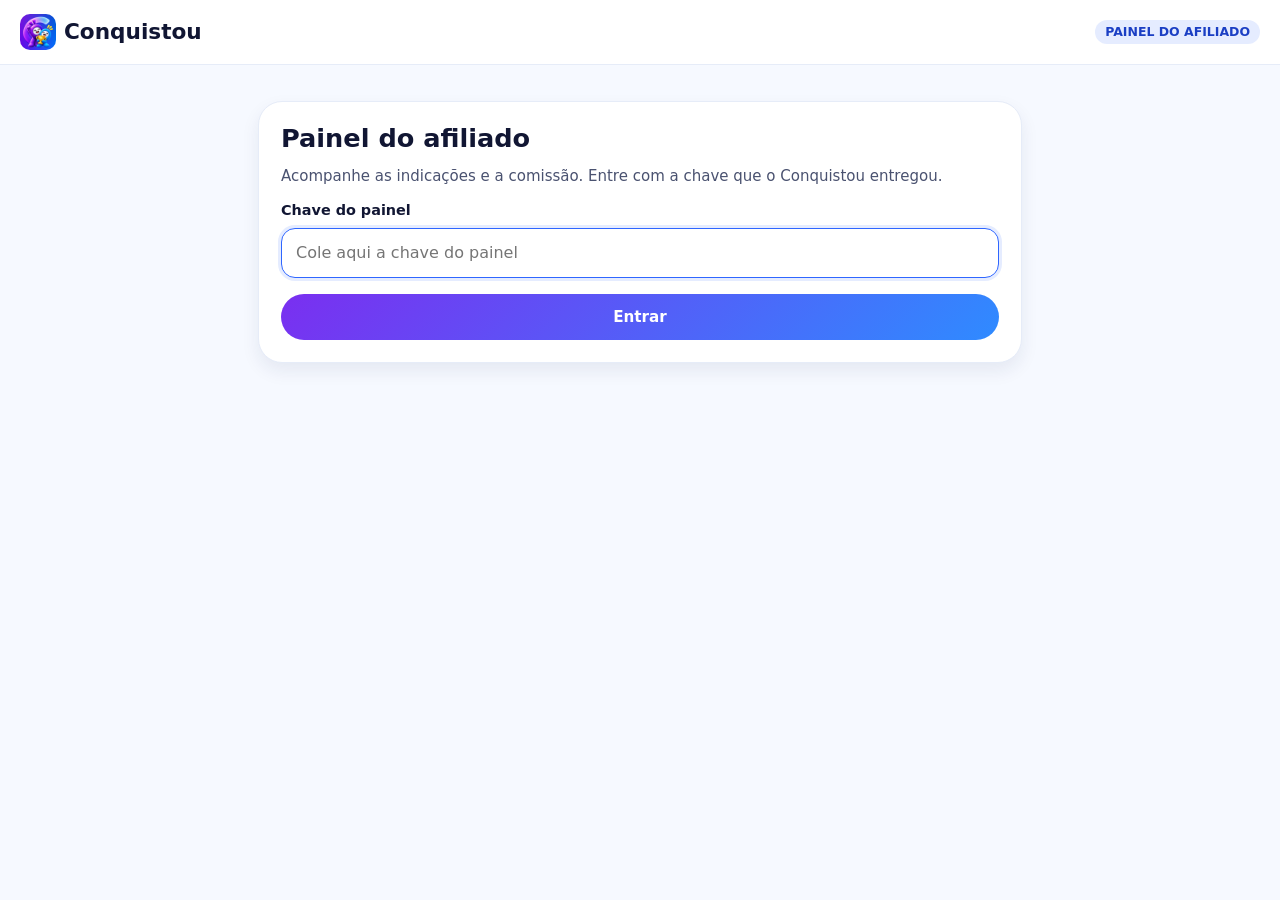
<file: afiliado/index.html>
<!doctype html>
<html lang="pt-BR">
<head>
<meta charset="utf-8">
<meta name="viewport" content="width=device-width, initial-scale=1, viewport-fit=cover">
<!-- Só scripts deste site; a única chamada externa é a API oficial. A chave do afiliado nunca vai para outro endereço. -->
<meta http-equiv="Content-Security-Policy" content="default-src 'none'; script-src 'self'; style-src 'self' https://fonts.googleapis.com; font-src https://fonts.gstatic.com; img-src 'self' data:; connect-src 'self' https://conquistou-production.up.railway.app; base-uri 'none'; form-action 'none'; object-src 'none'">
<meta name="referrer" content="no-referrer">
<meta name="robots" content="noindex">
<title>Painel do afiliado · Conquistou</title>
<meta name="theme-color" content="#1B3FC4">
<link rel="icon" type="image/png" href="../img/favicon.png">
<link rel="preconnect" href="https://fonts.googleapis.com">
<link rel="preconnect" href="https://fonts.gstatic.com" crossorigin>
<link rel="stylesheet" href="https://fonts.googleapis.com/css2?family=Baloo+2:wght@600;700;800&family=Manrope:wght@400;500;600;700;800&display=swap">
<link rel="stylesheet" href="../painel/painel.css">
<script type="module" src="afiliado.js"></script>
</head>
<body class="pagina-afiliado">
<header class="topo-afiliado">
  <a class="marca" href="../">
    <img src="../img/icone-180.png" alt="" width="36" height="36">
    <span>Conquistou</span>
  </a>
  <span class="pilula neutro">PAINEL DO AFILIADO</span>
</header>
<main id="conteudo" tabindex="-1">
  <div class="carregando-tela" role="status"><span class="girando" aria-hidden="true"></span> Carregando...</div>
</main>
<div id="avisos" class="avisos" role="status" aria-live="polite"></div>
<noscript><p class="sem-js">O painel precisa do JavaScript ligado no navegador.</p></noscript>
</body>
</html>
</file>
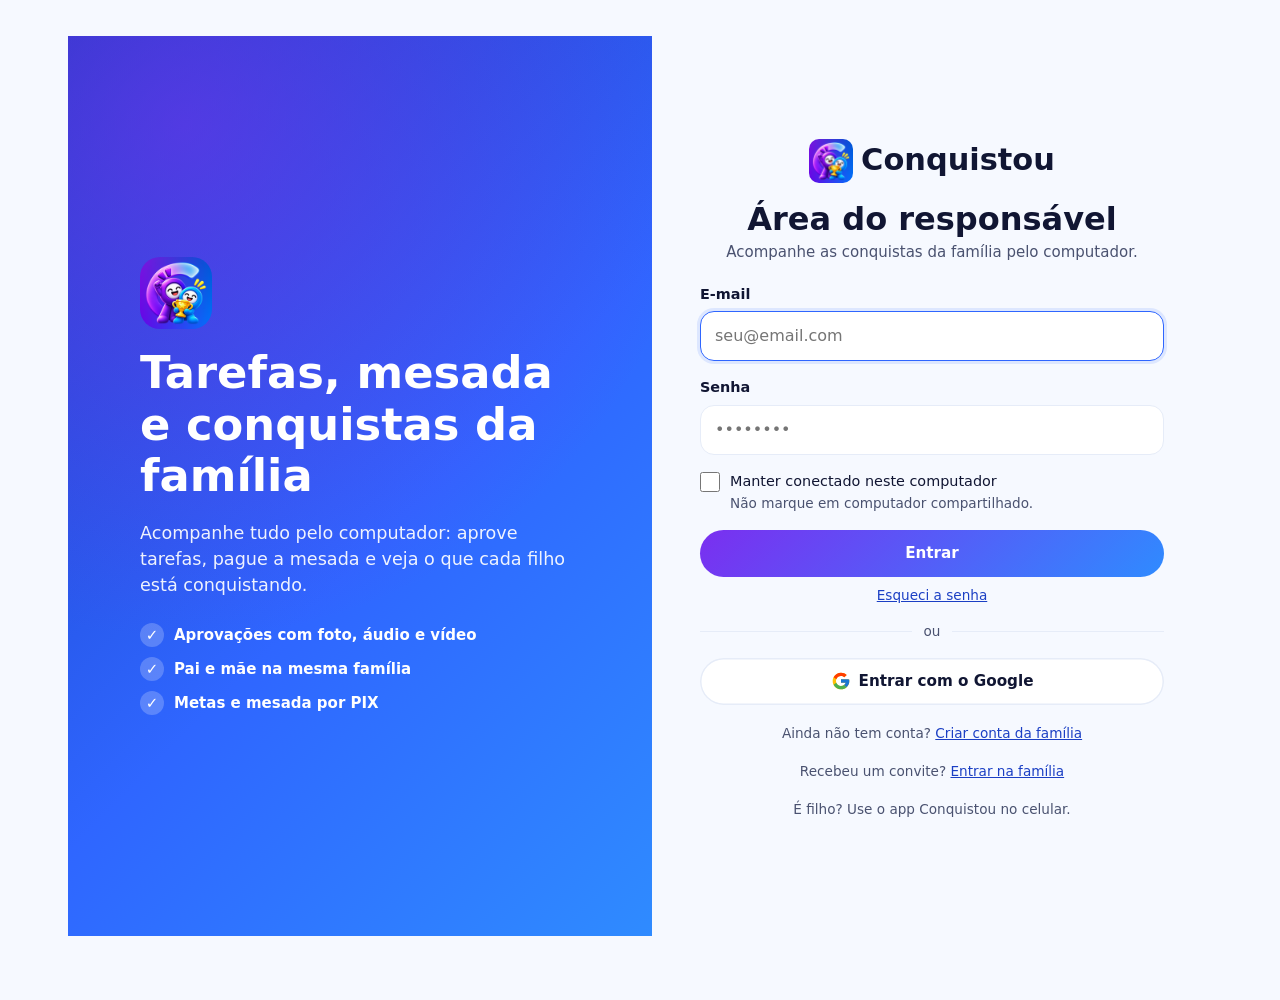
<file: painel/index.html>
<!doctype html>
<html lang="pt-BR">
<head>
<meta charset="utf-8">
<meta name="viewport" content="width=device-width, initial-scale=1, viewport-fit=cover">
<!-- Só scripts deste site; a API oficial e o Cloudinary (fotos) são os únicos endereços chamados. -->
<meta http-equiv="Content-Security-Policy" content="default-src 'none'; script-src 'self'; style-src 'self' https://fonts.googleapis.com; font-src https://fonts.gstatic.com; img-src 'self' data: blob: https://res.cloudinary.com https://*.r2.cloudflarestorage.com; media-src https://res.cloudinary.com https://*.r2.cloudflarestorage.com; connect-src 'self' https://conquistou-production.up.railway.app https://api.cloudinary.com https://*.r2.cloudflarestorage.com; base-uri 'none'; form-action 'none'; object-src 'none'">
<meta name="referrer" content="no-referrer">
<meta name="robots" content="noindex">
<title>Área do responsável · Conquistou</title>
<meta name="theme-color" content="#1B3FC4">
<link rel="icon" type="image/png" href="../img/favicon.png">
<link rel="apple-touch-icon" href="../img/icone-180.png">
<link rel="preconnect" href="https://fonts.googleapis.com">
<link rel="preconnect" href="https://fonts.gstatic.com" crossorigin>
<link rel="stylesheet" href="https://fonts.googleapis.com/css2?family=Baloo+2:wght@600;700;800&family=Manrope:wght@400;500;600;700;800&display=swap">
<link rel="stylesheet" href="painel.css">
<script type="module" src="js/app.js"></script>
</head>
<body>
<a class="pular" href="#conteudo">Pular para o conteúdo</a>
<header class="barra" id="barra" hidden>
  <div class="barra-dentro">
    <a class="marca" href="#/">
      <img src="../img/icone-180.png" alt="" width="36" height="36">
      <span>Conquistou</span>
    </a>
    <nav class="abas" id="abas" aria-label="Seções"></nav>
    <div class="barra-acoes" id="barra-acoes"></div>
  </div>
</header>
<main id="conteudo" tabindex="-1">
  <div class="carregando-tela" role="status"><span class="girando" aria-hidden="true"></span> Carregando...</div>
</main>
<div id="avisos" class="avisos" role="status" aria-live="polite"></div>
<noscript><p class="sem-js">A Área do responsável precisa do JavaScript ligado no navegador.</p></noscript>
</body>
</html>
</file>
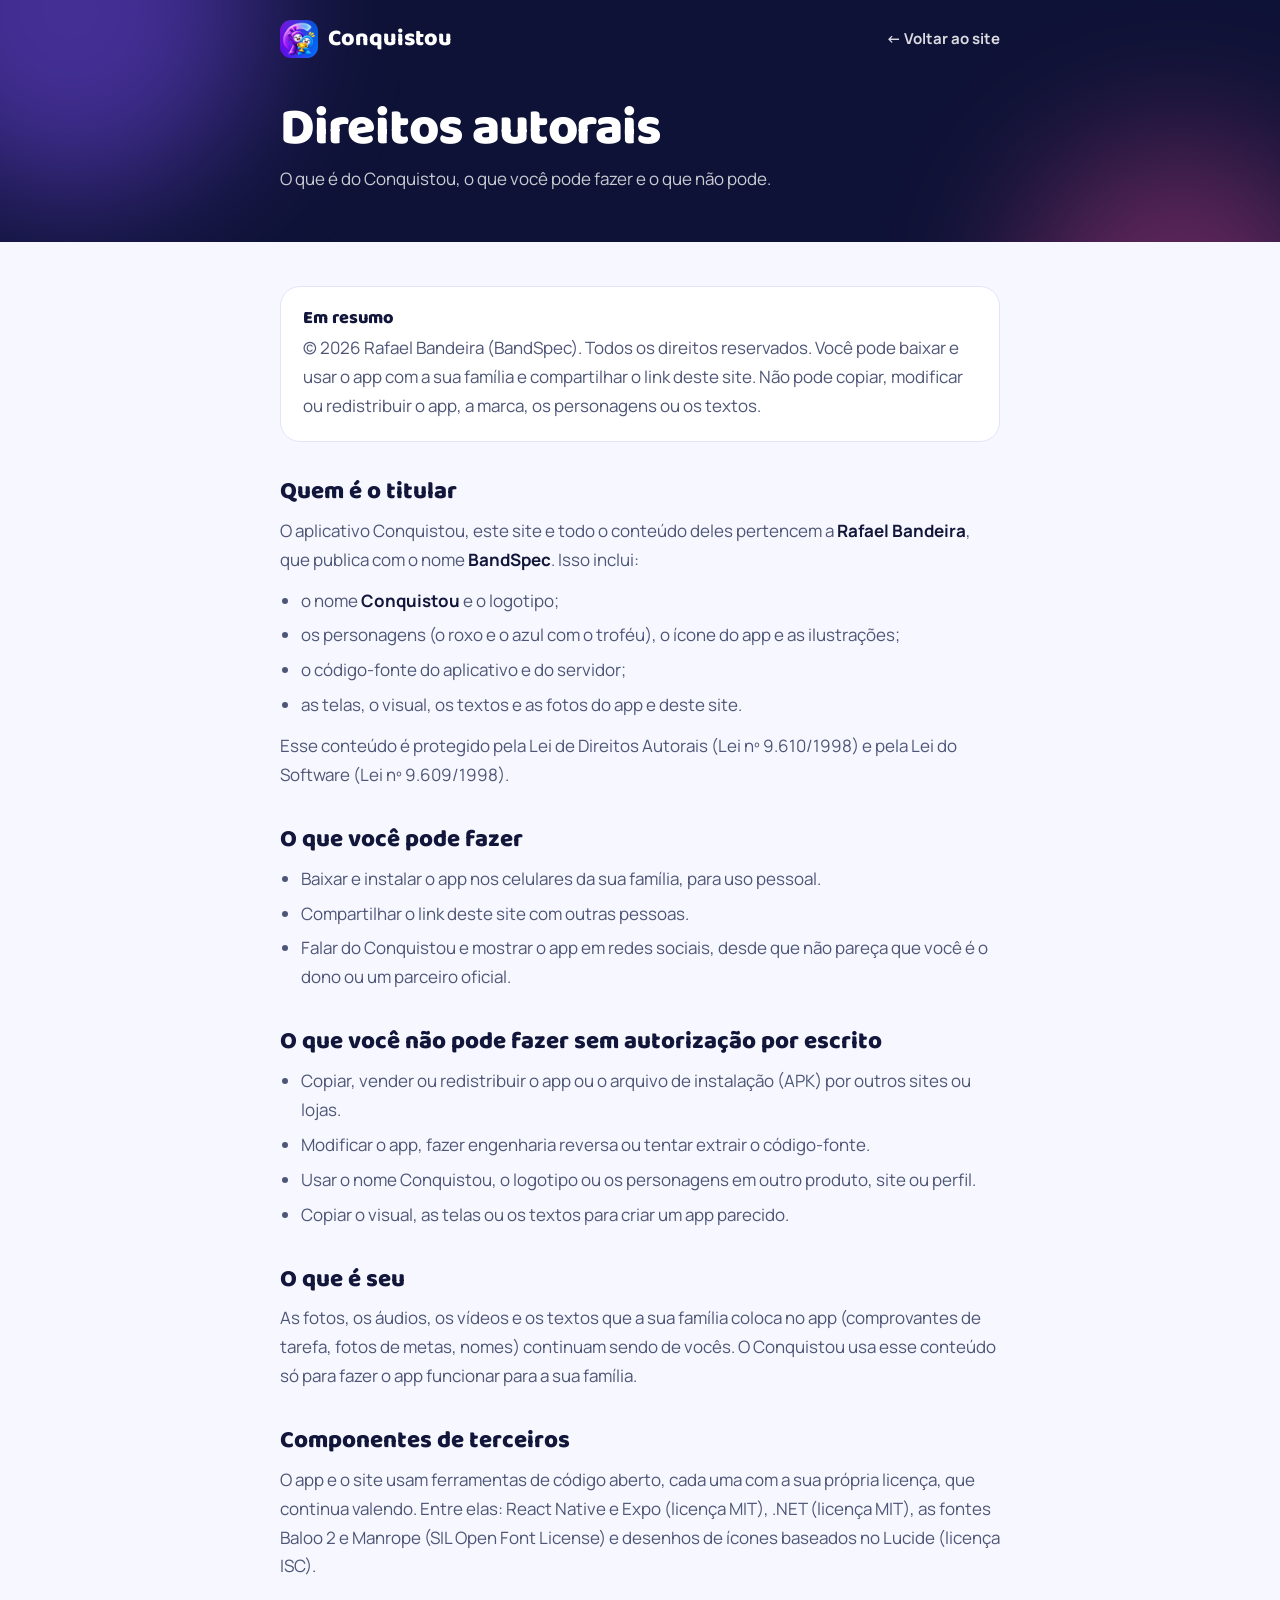
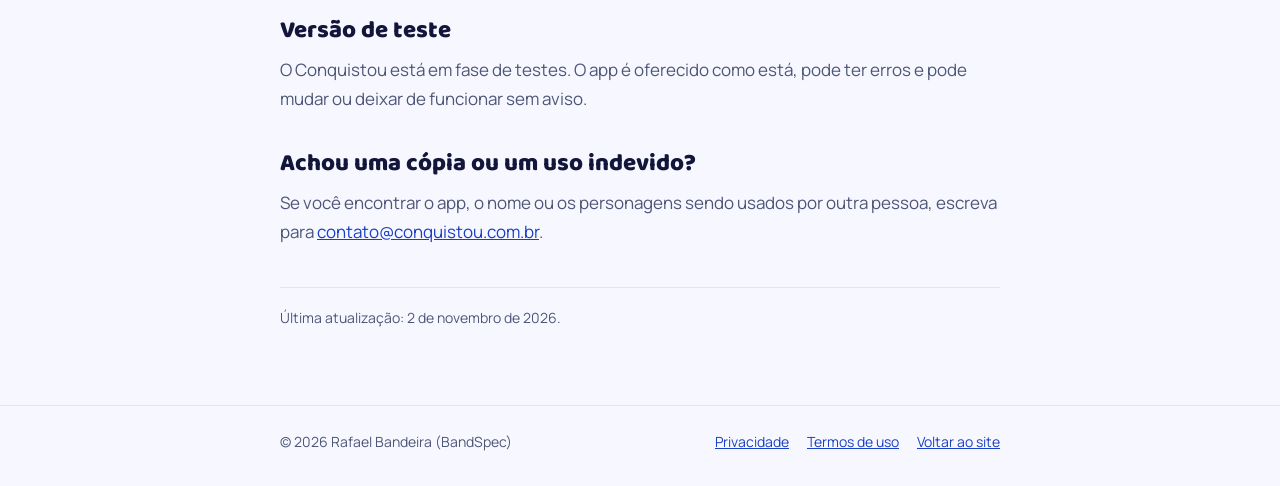
<file: direitos-autorais.html>
<!doctype html>
<html lang="pt-BR">
<head>
<meta charset="utf-8">
<meta name="viewport" content="width=device-width, initial-scale=1, viewport-fit=cover">
<title>Direitos autorais · Conquistou</title>
<meta name="description" content="Direitos autorais e uso da marca, do app e do site Conquistou.">
<meta name="theme-color" content="#0E1236">
<link rel="icon" type="image/png" href="img/favicon.png">
<link rel="preconnect" href="https://fonts.googleapis.com">
<link rel="preconnect" href="https://fonts.gstatic.com" crossorigin>
<link rel="stylesheet" href="https://fonts.googleapis.com/css2?family=Baloo+2:wght@700;800&family=Manrope:wght@400;600;700;800&display=swap">
<link rel="stylesheet" href="css/legal.css">
</head>
<body>

<div class="palco">
  <header class="envoltorio topo">
    <a class="marca" href="./">
      <img src="img/icone-180.png" alt="" width="38" height="38">
      <span>Conquistou</span>
    </a>
    <a class="voltar" href="./">← Voltar ao site</a>
  </header>
  <div class="envoltorio cabeca">
    <h1>Direitos autorais</h1>
    <p>O que é do Conquistou, o que você pode fazer e o que não pode.</p>
  </div>
</div>

<main class="envoltorio">
  <div class="resumo">
    <strong>Em resumo</strong>
    <p>© 2026 Rafael Bandeira (BandSpec). Todos os direitos reservados. Você pode baixar e usar o app com a sua família e compartilhar o link deste site. Não pode copiar, modificar ou redistribuir o app, a marca, os personagens ou os textos.</p>
  </div>

  <h2>Quem é o titular</h2>
  <p>O aplicativo Conquistou, este site e todo o conteúdo deles pertencem a <strong>Rafael Bandeira</strong>, que publica com o nome <strong>BandSpec</strong>. Isso inclui:</p>
  <ul>
    <li>o nome <strong>Conquistou</strong> e o logotipo;</li>
    <li>os personagens (o roxo e o azul com o troféu), o ícone do app e as ilustrações;</li>
    <li>o código-fonte do aplicativo e do servidor;</li>
    <li>as telas, o visual, os textos e as fotos do app e deste site.</li>
  </ul>
  <p>Esse conteúdo é protegido pela Lei de Direitos Autorais (Lei nº 9.610/1998) e pela Lei do Software (Lei nº 9.609/1998).</p>

  <h2>O que você pode fazer</h2>
  <ul>
    <li>Baixar e instalar o app nos celulares da sua família, para uso pessoal.</li>
    <li>Compartilhar o link deste site com outras pessoas.</li>
    <li>Falar do Conquistou e mostrar o app em redes sociais, desde que não pareça que você é o dono ou um parceiro oficial.</li>
  </ul>

  <h2>O que você não pode fazer sem autorização por escrito</h2>
  <ul>
    <li>Copiar, vender ou redistribuir o app ou o arquivo de instalação (APK) por outros sites ou lojas.</li>
    <li>Modificar o app, fazer engenharia reversa ou tentar extrair o código-fonte.</li>
    <li>Usar o nome Conquistou, o logotipo ou os personagens em outro produto, site ou perfil.</li>
    <li>Copiar o visual, as telas ou os textos para criar um app parecido.</li>
  </ul>

  <h2>O que é seu</h2>
  <p>As fotos, os áudios, os vídeos e os textos que a sua família coloca no app (comprovantes de tarefa, fotos de metas, nomes) continuam sendo de vocês. O Conquistou usa esse conteúdo só para fazer o app funcionar para a sua família.</p>

  <h2>Componentes de terceiros</h2>
  <p>O app e o site usam ferramentas de código aberto, cada uma com a sua própria licença, que continua valendo. Entre elas: React Native e Expo (licença MIT), .NET (licença MIT), as fontes Baloo 2 e Manrope (SIL Open Font License) e desenhos de ícones baseados no Lucide (licença ISC).</p>

  <h2>Versão de teste</h2>
  <p>O Conquistou está em fase de testes. O app é oferecido como está, pode ter erros e pode mudar ou deixar de funcionar sem aviso.</p>

  <h2>Achou uma cópia ou um uso indevido?</h2>
  <p>Se você encontrar o app, o nome ou os personagens sendo usados por outra pessoa, escreva para <a href="mailto:contato@conquistou.com.br">contato@conquistou.com.br</a>.</p>

  <p class="atualizado">Última atualização: 2 de novembro de 2026.</p>
</main>

<footer>
  <div class="envoltorio">
    <span>© 2026 Rafael Bandeira (BandSpec)</span>
    <span class="legais"><a href="privacidade.html">Privacidade</a><a href="termos.html">Termos de uso</a><a href="./">Voltar ao site</a></span>
  </div>
</footer>

</body>
</html>
</file>
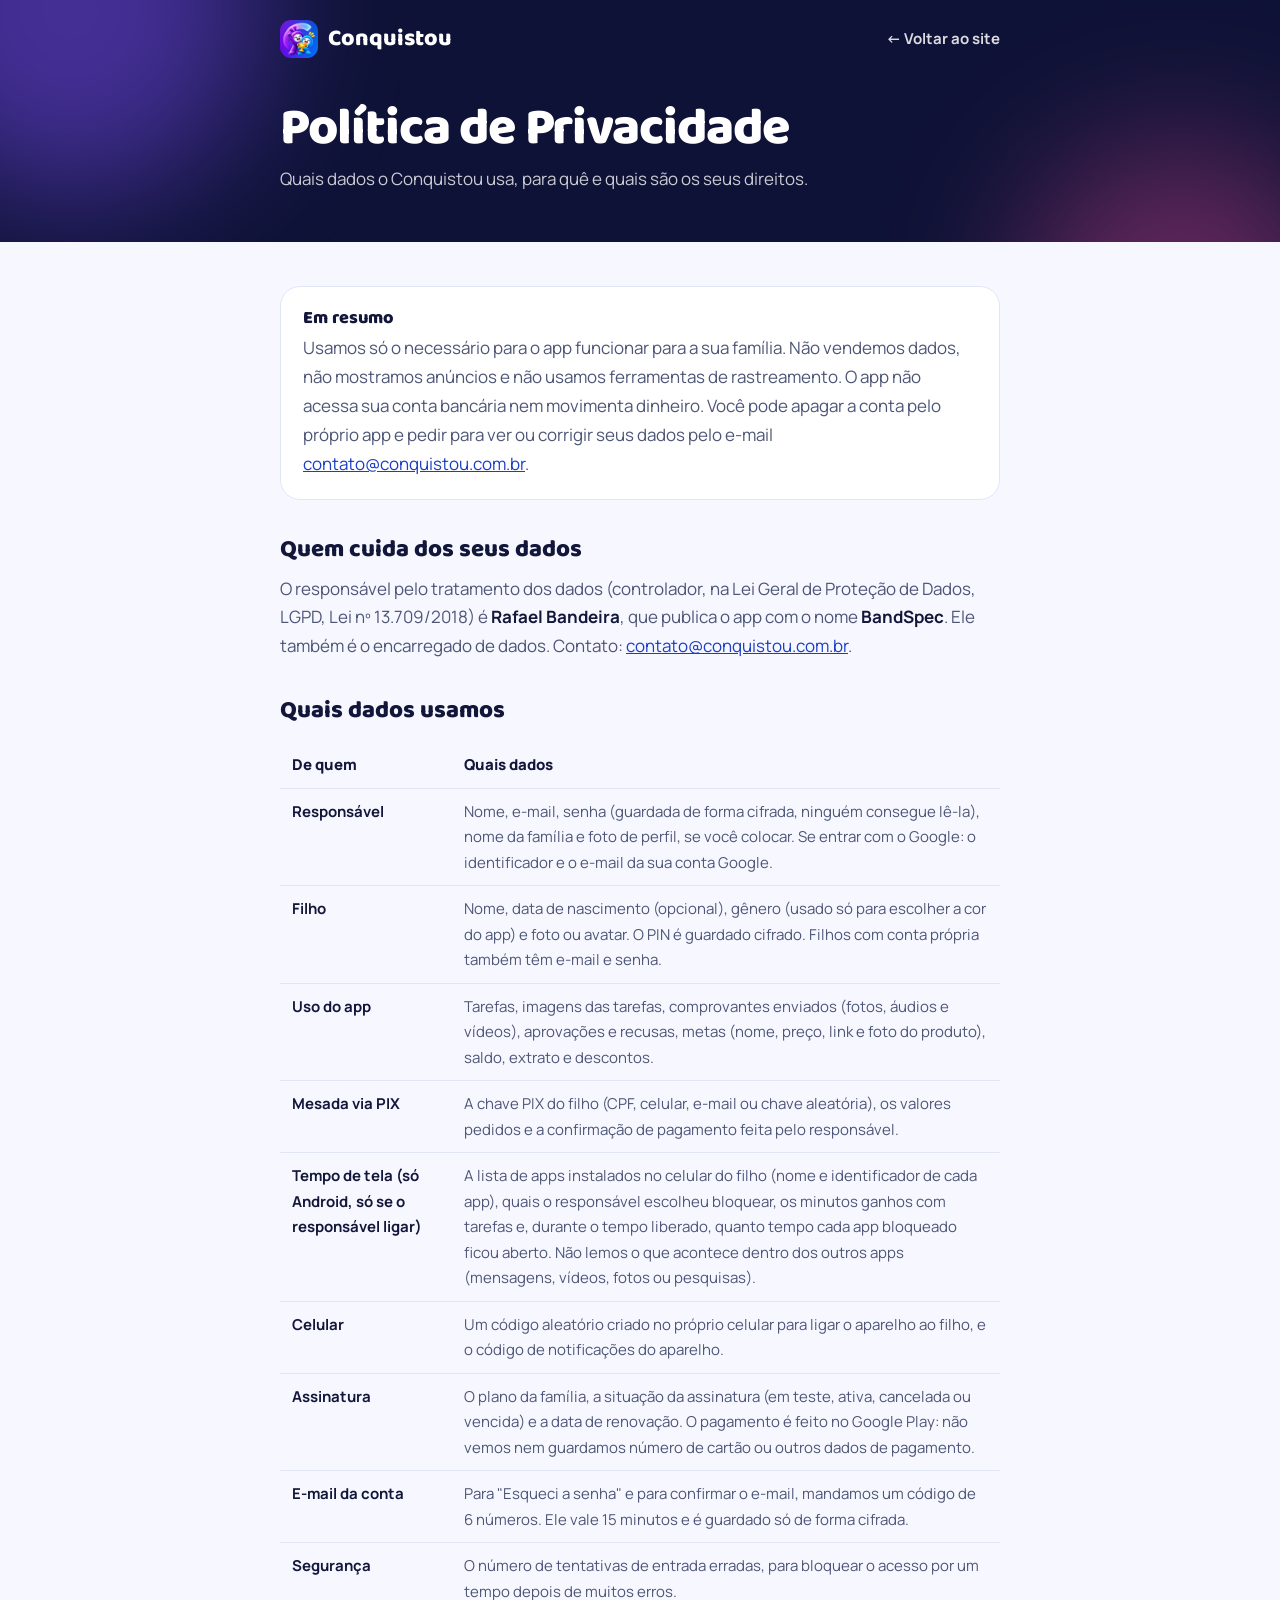
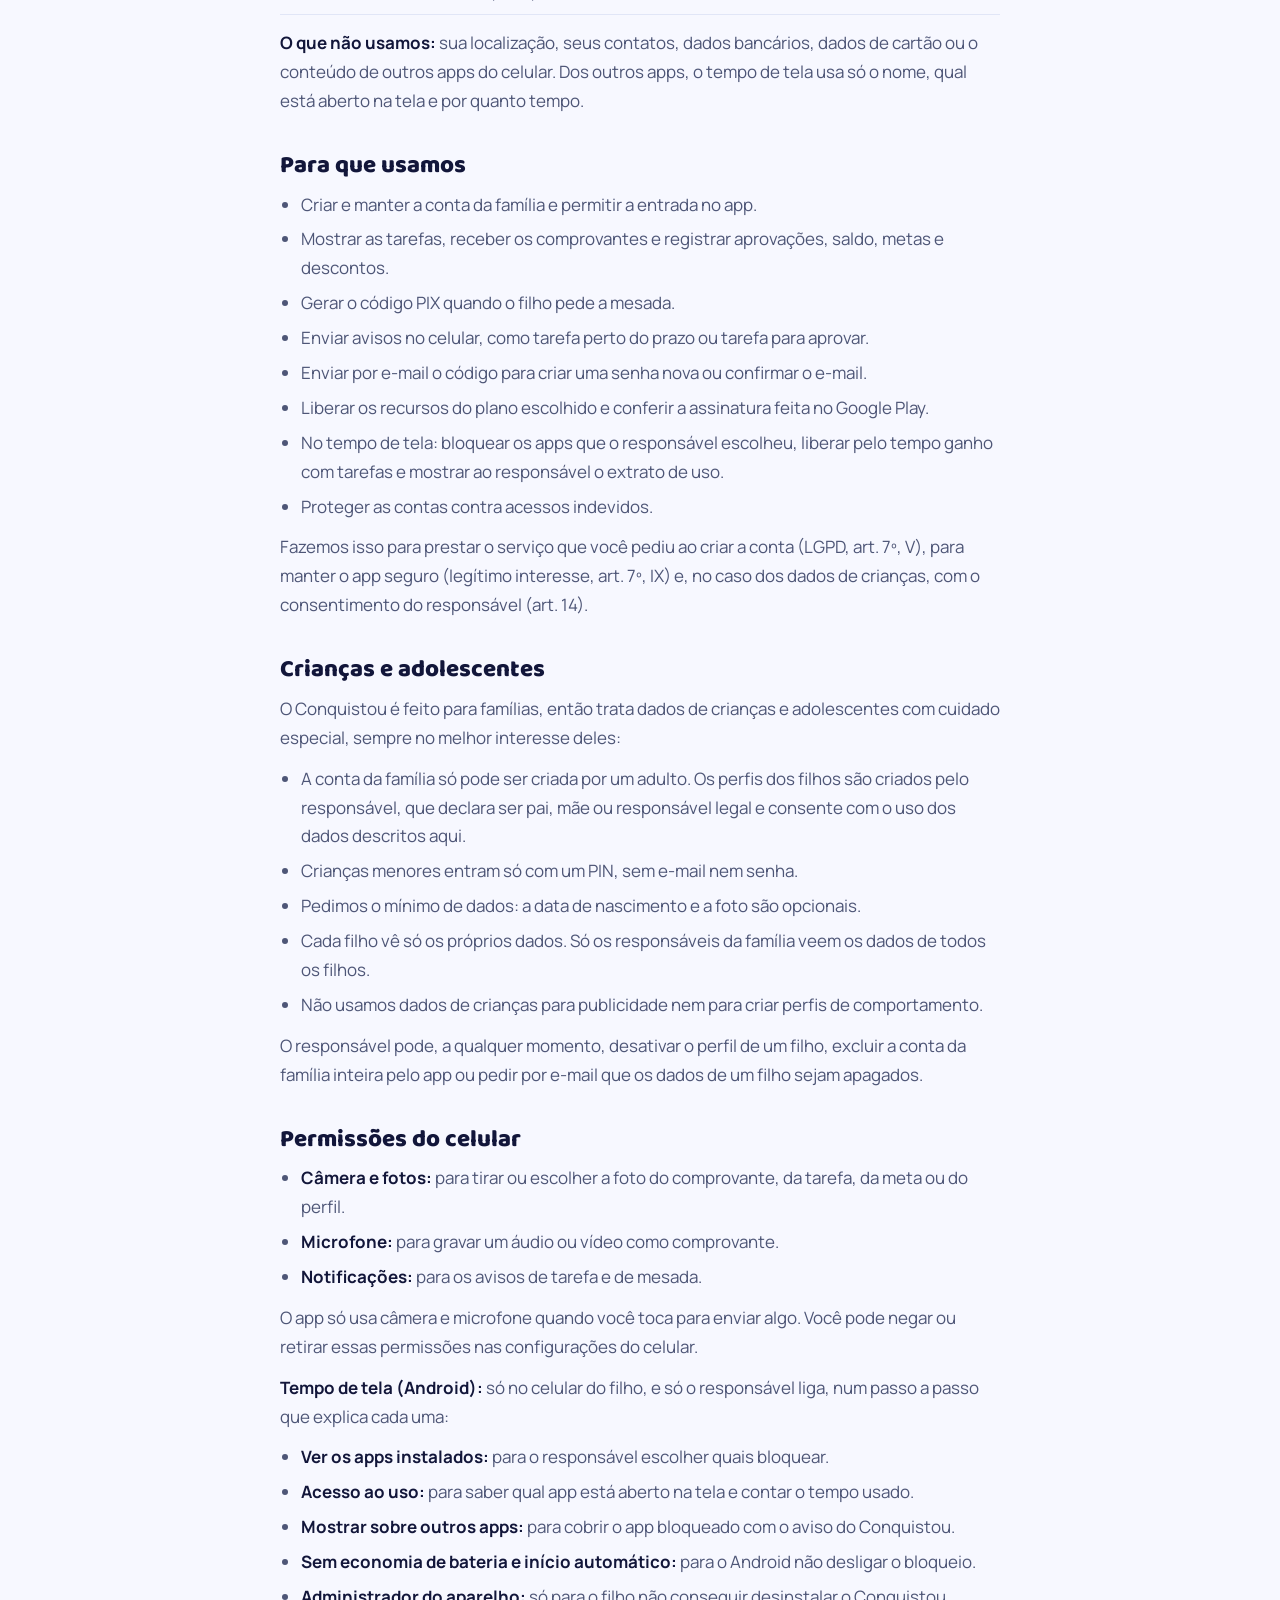
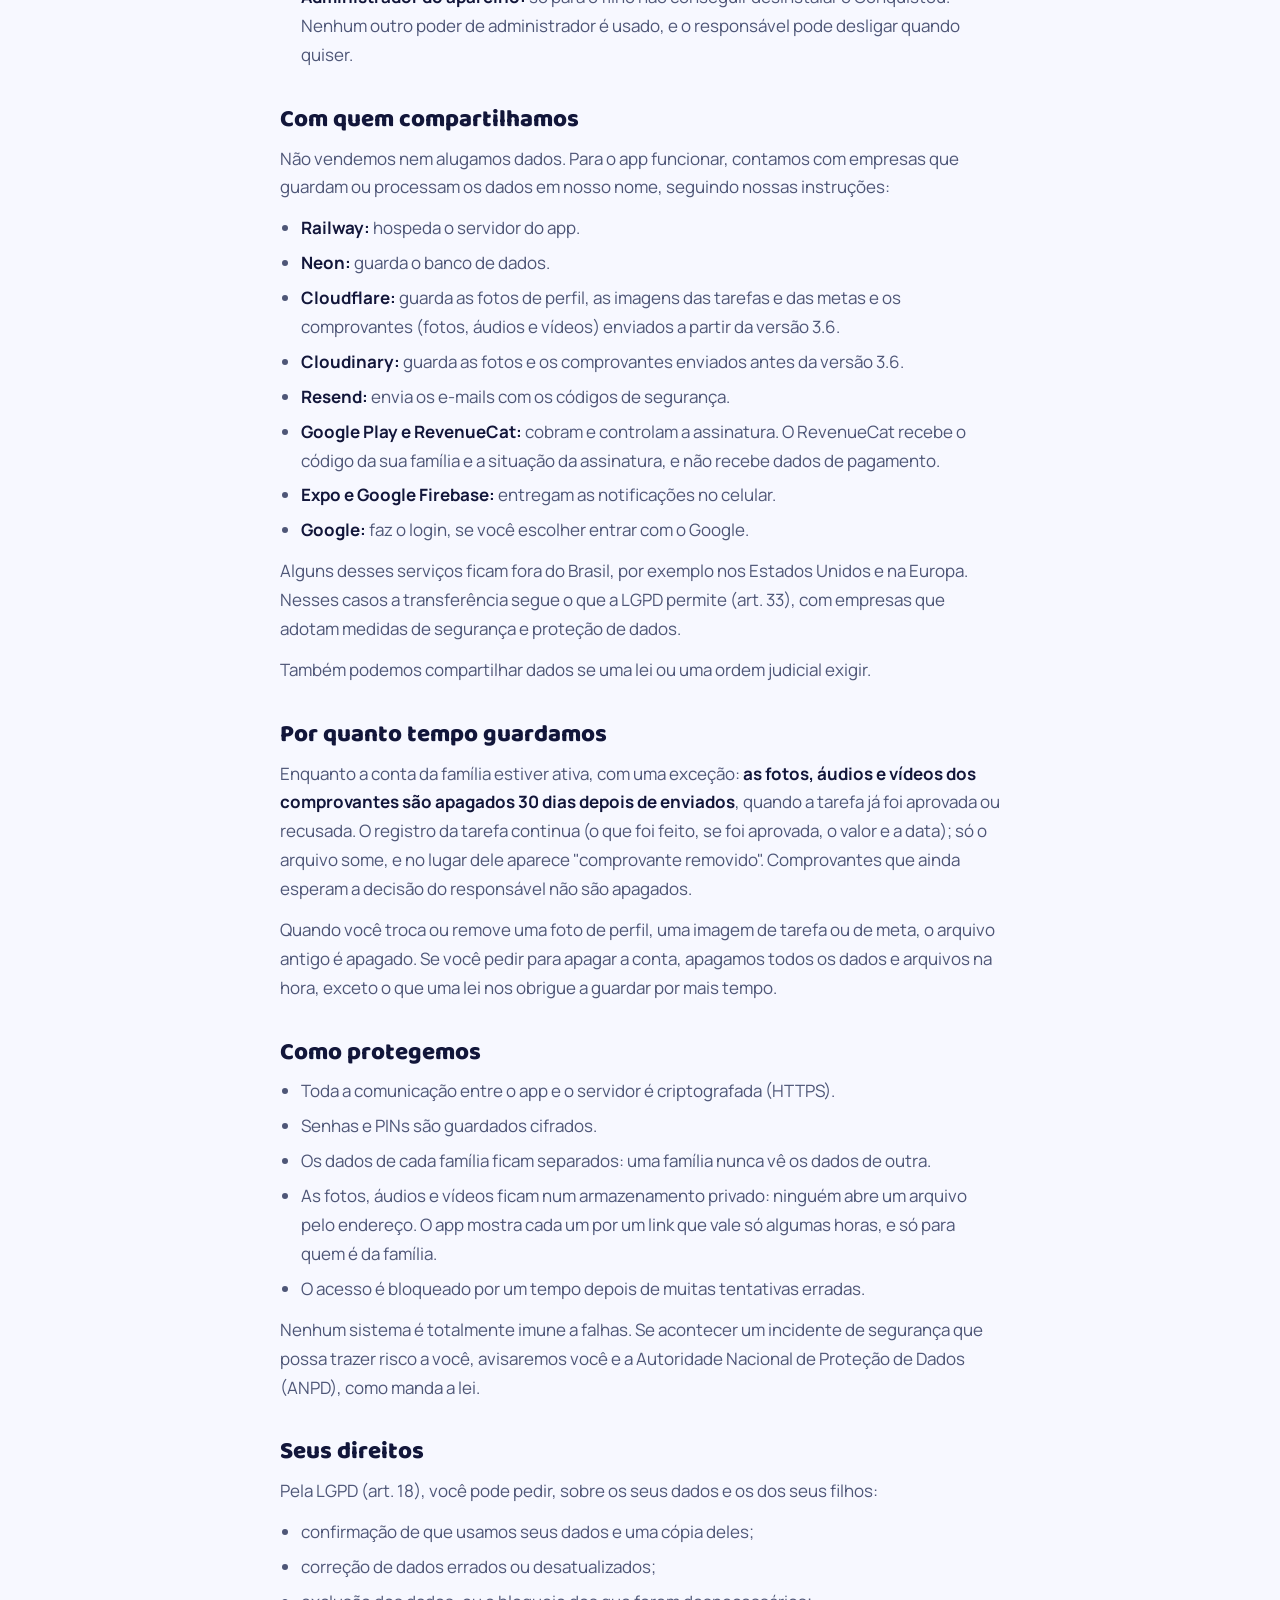
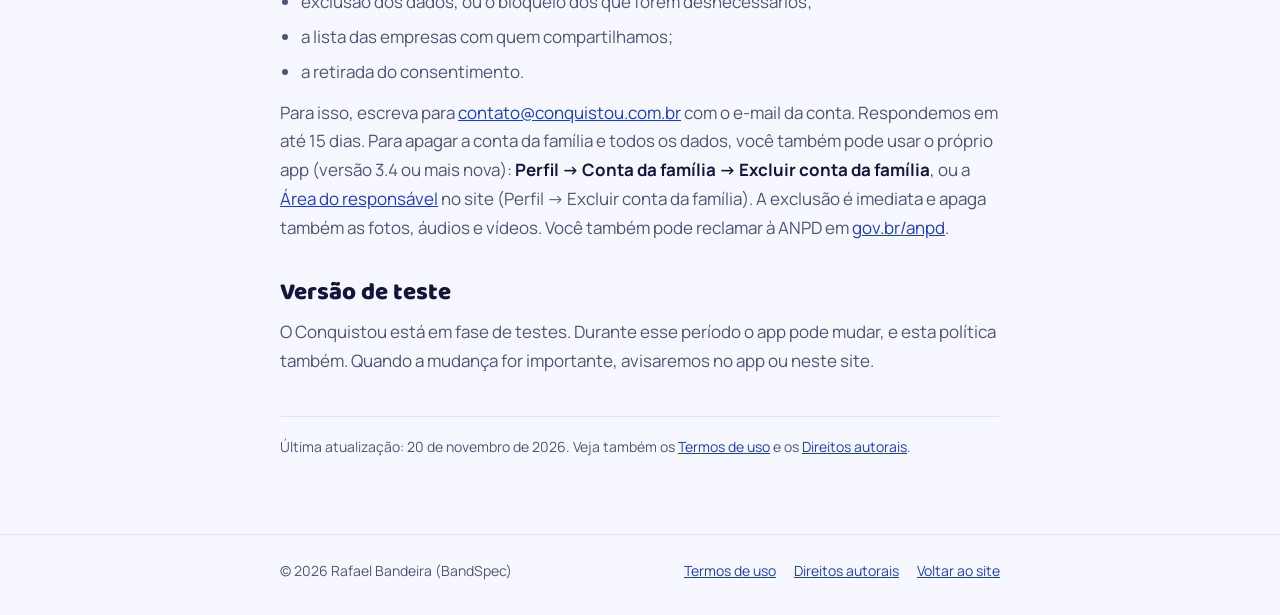
<file: privacidade.html>
<!doctype html>
<html lang="pt-BR">
<head>
<meta charset="utf-8">
<meta name="viewport" content="width=device-width, initial-scale=1, viewport-fit=cover">
<title>Política de Privacidade · Conquistou</title>
<meta name="description" content="Quais dados o app Conquistou usa, para quê, com quem compartilha e como pedir para ver ou apagar os seus dados.">
<meta name="theme-color" content="#0E1236">
<link rel="icon" type="image/png" href="img/favicon.png">
<link rel="preconnect" href="https://fonts.googleapis.com">
<link rel="preconnect" href="https://fonts.gstatic.com" crossorigin>
<link rel="stylesheet" href="https://fonts.googleapis.com/css2?family=Baloo+2:wght@700;800&family=Manrope:wght@400;600;700;800&display=swap">
<link rel="stylesheet" href="css/legal.css">
</head>
<body>

<div class="palco">
  <header class="envoltorio topo">
    <a class="marca" href="./">
      <img src="img/icone-180.png" alt="" width="38" height="38">
      <span>Conquistou</span>
    </a>
    <a class="voltar" href="./">← Voltar ao site</a>
  </header>
  <div class="envoltorio cabeca">
    <h1>Política de Privacidade</h1>
    <p>Quais dados o Conquistou usa, para quê e quais são os seus direitos.</p>
  </div>
</div>

<main class="envoltorio">
  <div class="resumo">
    <strong>Em resumo</strong>
    <p>Usamos só o necessário para o app funcionar para a sua família. Não vendemos dados, não mostramos anúncios e não usamos ferramentas de rastreamento. O app não acessa sua conta bancária nem movimenta dinheiro. Você pode apagar a conta pelo próprio app e pedir para ver ou corrigir seus dados pelo e-mail <a href="mailto:contato@conquistou.com.br">contato@conquistou.com.br</a>.</p>
  </div>

  <h2>Quem cuida dos seus dados</h2>
  <p>O responsável pelo tratamento dos dados (controlador, na Lei Geral de Proteção de Dados, LGPD, Lei nº 13.709/2018) é <strong>Rafael Bandeira</strong>, que publica o app com o nome <strong>BandSpec</strong>. Ele também é o encarregado de dados. Contato: <a href="mailto:contato@conquistou.com.br">contato@conquistou.com.br</a>.</p>

  <h2>Quais dados usamos</h2>
  <div class="tabela">
    <table>
      <thead><tr><th>De quem</th><th>Quais dados</th></tr></thead>
      <tbody>
        <tr><td>Responsável</td><td>Nome, e-mail, senha (guardada de forma cifrada, ninguém consegue lê-la), nome da família e foto de perfil, se você colocar. Se entrar com o Google: o identificador e o e-mail da sua conta Google.</td></tr>
        <tr><td>Filho</td><td>Nome, data de nascimento (opcional), gênero (usado só para escolher a cor do app) e foto ou avatar. O PIN é guardado cifrado. Filhos com conta própria também têm e-mail e senha.</td></tr>
        <tr><td>Uso do app</td><td>Tarefas, imagens das tarefas, comprovantes enviados (fotos, áudios e vídeos), aprovações e recusas, metas (nome, preço, link e foto do produto), saldo, extrato e descontos.</td></tr>
        <tr><td>Mesada via PIX</td><td>A chave PIX do filho (CPF, celular, e-mail ou chave aleatória), os valores pedidos e a confirmação de pagamento feita pelo responsável.</td></tr>
        <tr><td>Tempo de tela (só Android, só se o responsável ligar)</td><td>A lista de apps instalados no celular do filho (nome e identificador de cada app), quais o responsável escolheu bloquear, os minutos ganhos com tarefas e, durante o tempo liberado, quanto tempo cada app bloqueado ficou aberto. Não lemos o que acontece dentro dos outros apps (mensagens, vídeos, fotos ou pesquisas).</td></tr>
        <tr><td>Celular</td><td>Um código aleatório criado no próprio celular para ligar o aparelho ao filho, e o código de notificações do aparelho.</td></tr>
        <tr><td>Assinatura</td><td>O plano da família, a situação da assinatura (em teste, ativa, cancelada ou vencida) e a data de renovação. O pagamento é feito no Google Play: não vemos nem guardamos número de cartão ou outros dados de pagamento.</td></tr>
        <tr><td>E-mail da conta</td><td>Para "Esqueci a senha" e para confirmar o e-mail, mandamos um código de 6 números. Ele vale 15 minutos e é guardado só de forma cifrada.</td></tr>
        <tr><td>Segurança</td><td>O número de tentativas de entrada erradas, para bloquear o acesso por um tempo depois de muitos erros.</td></tr>
      </tbody>
    </table>
  </div>
  <p><strong>O que não usamos:</strong> sua localização, seus contatos, dados bancários, dados de cartão ou o conteúdo de outros apps do celular. Dos outros apps, o tempo de tela usa só o nome, qual está aberto na tela e por quanto tempo.</p>

  <h2>Para que usamos</h2>
  <ul>
    <li>Criar e manter a conta da família e permitir a entrada no app.</li>
    <li>Mostrar as tarefas, receber os comprovantes e registrar aprovações, saldo, metas e descontos.</li>
    <li>Gerar o código PIX quando o filho pede a mesada.</li>
    <li>Enviar avisos no celular, como tarefa perto do prazo ou tarefa para aprovar.</li>
    <li>Enviar por e-mail o código para criar uma senha nova ou confirmar o e-mail.</li>
    <li>Liberar os recursos do plano escolhido e conferir a assinatura feita no Google Play.</li>
    <li>No tempo de tela: bloquear os apps que o responsável escolheu, liberar pelo tempo ganho com tarefas e mostrar ao responsável o extrato de uso.</li>
    <li>Proteger as contas contra acessos indevidos.</li>
  </ul>
  <p>Fazemos isso para prestar o serviço que você pediu ao criar a conta (LGPD, art. 7º, V), para manter o app seguro (legítimo interesse, art. 7º, IX) e, no caso dos dados de crianças, com o consentimento do responsável (art. 14).</p>

  <h2>Crianças e adolescentes</h2>
  <p>O Conquistou é feito para famílias, então trata dados de crianças e adolescentes com cuidado especial, sempre no melhor interesse deles:</p>
  <ul>
    <li>A conta da família só pode ser criada por um adulto. Os perfis dos filhos são criados pelo responsável, que declara ser pai, mãe ou responsável legal e consente com o uso dos dados descritos aqui.</li>
    <li>Crianças menores entram só com um PIN, sem e-mail nem senha.</li>
    <li>Pedimos o mínimo de dados: a data de nascimento e a foto são opcionais.</li>
    <li>Cada filho vê só os próprios dados. Só os responsáveis da família veem os dados de todos os filhos.</li>
    <li>Não usamos dados de crianças para publicidade nem para criar perfis de comportamento.</li>
  </ul>
  <p>O responsável pode, a qualquer momento, desativar o perfil de um filho, excluir a conta da família inteira pelo app ou pedir por e-mail que os dados de um filho sejam apagados.</p>

  <h2>Permissões do celular</h2>
  <ul>
    <li><strong>Câmera e fotos:</strong> para tirar ou escolher a foto do comprovante, da tarefa, da meta ou do perfil.</li>
    <li><strong>Microfone:</strong> para gravar um áudio ou vídeo como comprovante.</li>
    <li><strong>Notificações:</strong> para os avisos de tarefa e de mesada.</li>
  </ul>
  <p>O app só usa câmera e microfone quando você toca para enviar algo. Você pode negar ou retirar essas permissões nas configurações do celular.</p>
  <p><strong>Tempo de tela (Android):</strong> só no celular do filho, e só o responsável liga, num passo a passo que explica cada uma:</p>
  <ul>
    <li><strong>Ver os apps instalados:</strong> para o responsável escolher quais bloquear.</li>
    <li><strong>Acesso ao uso:</strong> para saber qual app está aberto na tela e contar o tempo usado.</li>
    <li><strong>Mostrar sobre outros apps:</strong> para cobrir o app bloqueado com o aviso do Conquistou.</li>
    <li><strong>Sem economia de bateria e início automático:</strong> para o Android não desligar o bloqueio.</li>
    <li><strong>Administrador do aparelho:</strong> só para o filho não conseguir desinstalar o Conquistou. Nenhum outro poder de administrador é usado, e o responsável pode desligar quando quiser.</li>
  </ul>

  <h2>Com quem compartilhamos</h2>
  <p>Não vendemos nem alugamos dados. Para o app funcionar, contamos com empresas que guardam ou processam os dados em nosso nome, seguindo nossas instruções:</p>
  <ul>
    <li><strong>Railway:</strong> hospeda o servidor do app.</li>
    <li><strong>Neon:</strong> guarda o banco de dados.</li>
    <li><strong>Cloudflare:</strong> guarda as fotos de perfil, as imagens das tarefas e das metas e os comprovantes (fotos, áudios e vídeos) enviados a partir da versão 3.6.</li>
    <li><strong>Cloudinary:</strong> guarda as fotos e os comprovantes enviados antes da versão 3.6.</li>
    <li><strong>Resend:</strong> envia os e-mails com os códigos de segurança.</li>
    <li><strong>Google Play e RevenueCat:</strong> cobram e controlam a assinatura. O RevenueCat recebe o código da sua família e a situação da assinatura, e não recebe dados de pagamento.</li>
    <li><strong>Expo e Google Firebase:</strong> entregam as notificações no celular.</li>
    <li><strong>Google:</strong> faz o login, se você escolher entrar com o Google.</li>
  </ul>
  <p>Alguns desses serviços ficam fora do Brasil, por exemplo nos Estados Unidos e na Europa. Nesses casos a transferência segue o que a LGPD permite (art. 33), com empresas que adotam medidas de segurança e proteção de dados.</p>
  <p>Também podemos compartilhar dados se uma lei ou uma ordem judicial exigir.</p>

  <h2>Por quanto tempo guardamos</h2>
  <p>Enquanto a conta da família estiver ativa, com uma exceção: <strong>as fotos, áudios e vídeos dos comprovantes são apagados 30 dias depois de enviados</strong>, quando a tarefa já foi aprovada ou recusada. O registro da tarefa continua (o que foi feito, se foi aprovada, o valor e a data); só o arquivo some, e no lugar dele aparece "comprovante removido". Comprovantes que ainda esperam a decisão do responsável não são apagados.</p>
  <p>Quando você troca ou remove uma foto de perfil, uma imagem de tarefa ou de meta, o arquivo antigo é apagado. Se você pedir para apagar a conta, apagamos todos os dados e arquivos na hora, exceto o que uma lei nos obrigue a guardar por mais tempo.</p>

  <h2>Como protegemos</h2>
  <ul>
    <li>Toda a comunicação entre o app e o servidor é criptografada (HTTPS).</li>
    <li>Senhas e PINs são guardados cifrados.</li>
    <li>Os dados de cada família ficam separados: uma família nunca vê os dados de outra.</li>
    <li>As fotos, áudios e vídeos ficam num armazenamento privado: ninguém abre um arquivo pelo endereço. O app mostra cada um por um link que vale só algumas horas, e só para quem é da família.</li>
    <li>O acesso é bloqueado por um tempo depois de muitas tentativas erradas.</li>
  </ul>
  <p>Nenhum sistema é totalmente imune a falhas. Se acontecer um incidente de segurança que possa trazer risco a você, avisaremos você e a Autoridade Nacional de Proteção de Dados (ANPD), como manda a lei.</p>

  <h2>Seus direitos</h2>
  <p>Pela LGPD (art. 18), você pode pedir, sobre os seus dados e os dos seus filhos:</p>
  <ul>
    <li>confirmação de que usamos seus dados e uma cópia deles;</li>
    <li>correção de dados errados ou desatualizados;</li>
    <li>exclusão dos dados, ou o bloqueio dos que forem desnecessários;</li>
    <li>a lista das empresas com quem compartilhamos;</li>
    <li>a retirada do consentimento.</li>
  </ul>
  <p>Para isso, escreva para <a href="mailto:contato@conquistou.com.br">contato@conquistou.com.br</a> com o e-mail da conta. Respondemos em até 15 dias. Para apagar a conta da família e todos os dados, você também pode usar o próprio app (versão 3.4 ou mais nova): <strong>Perfil → Conta da família → Excluir conta da família</strong>, ou a <a href="painel/#/excluir-conta">Área do responsável</a> no site (Perfil → Excluir conta da família). A exclusão é imediata e apaga também as fotos, áudios e vídeos. Você também pode reclamar à ANPD em <a href="https://www.gov.br/anpd">gov.br/anpd</a>.</p>

  <h2>Versão de teste</h2>
  <p>O Conquistou está em fase de testes. Durante esse período o app pode mudar, e esta política também. Quando a mudança for importante, avisaremos no app ou neste site.</p>

  <p class="atualizado">Última atualização: 20 de novembro de 2026. Veja também os <a href="termos.html">Termos de uso</a> e os <a href="direitos-autorais.html">Direitos autorais</a>.</p>
</main>

<footer>
  <div class="envoltorio">
    <span>© 2026 Rafael Bandeira (BandSpec)</span>
    <span class="legais"><a href="termos.html">Termos de uso</a><a href="direitos-autorais.html">Direitos autorais</a><a href="./">Voltar ao site</a></span>
  </div>
</footer>

</body>
</html>
</file>
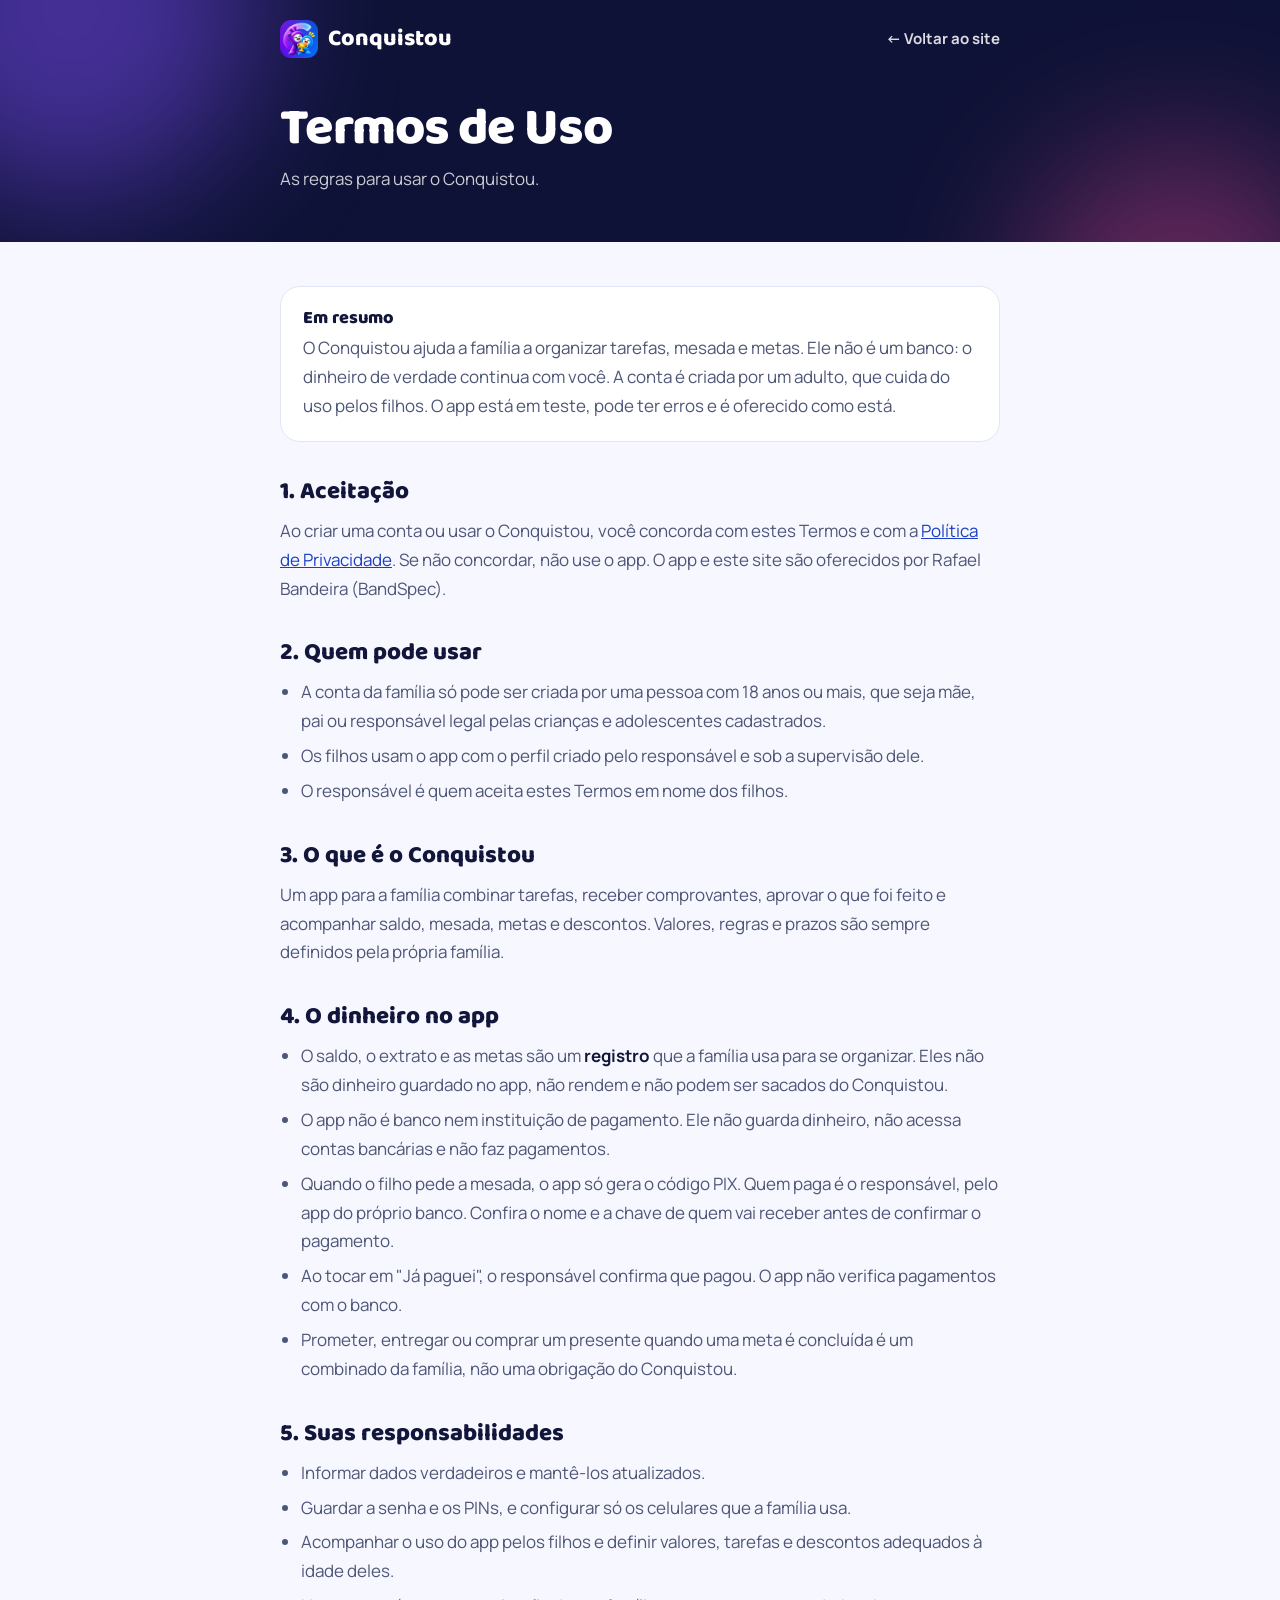
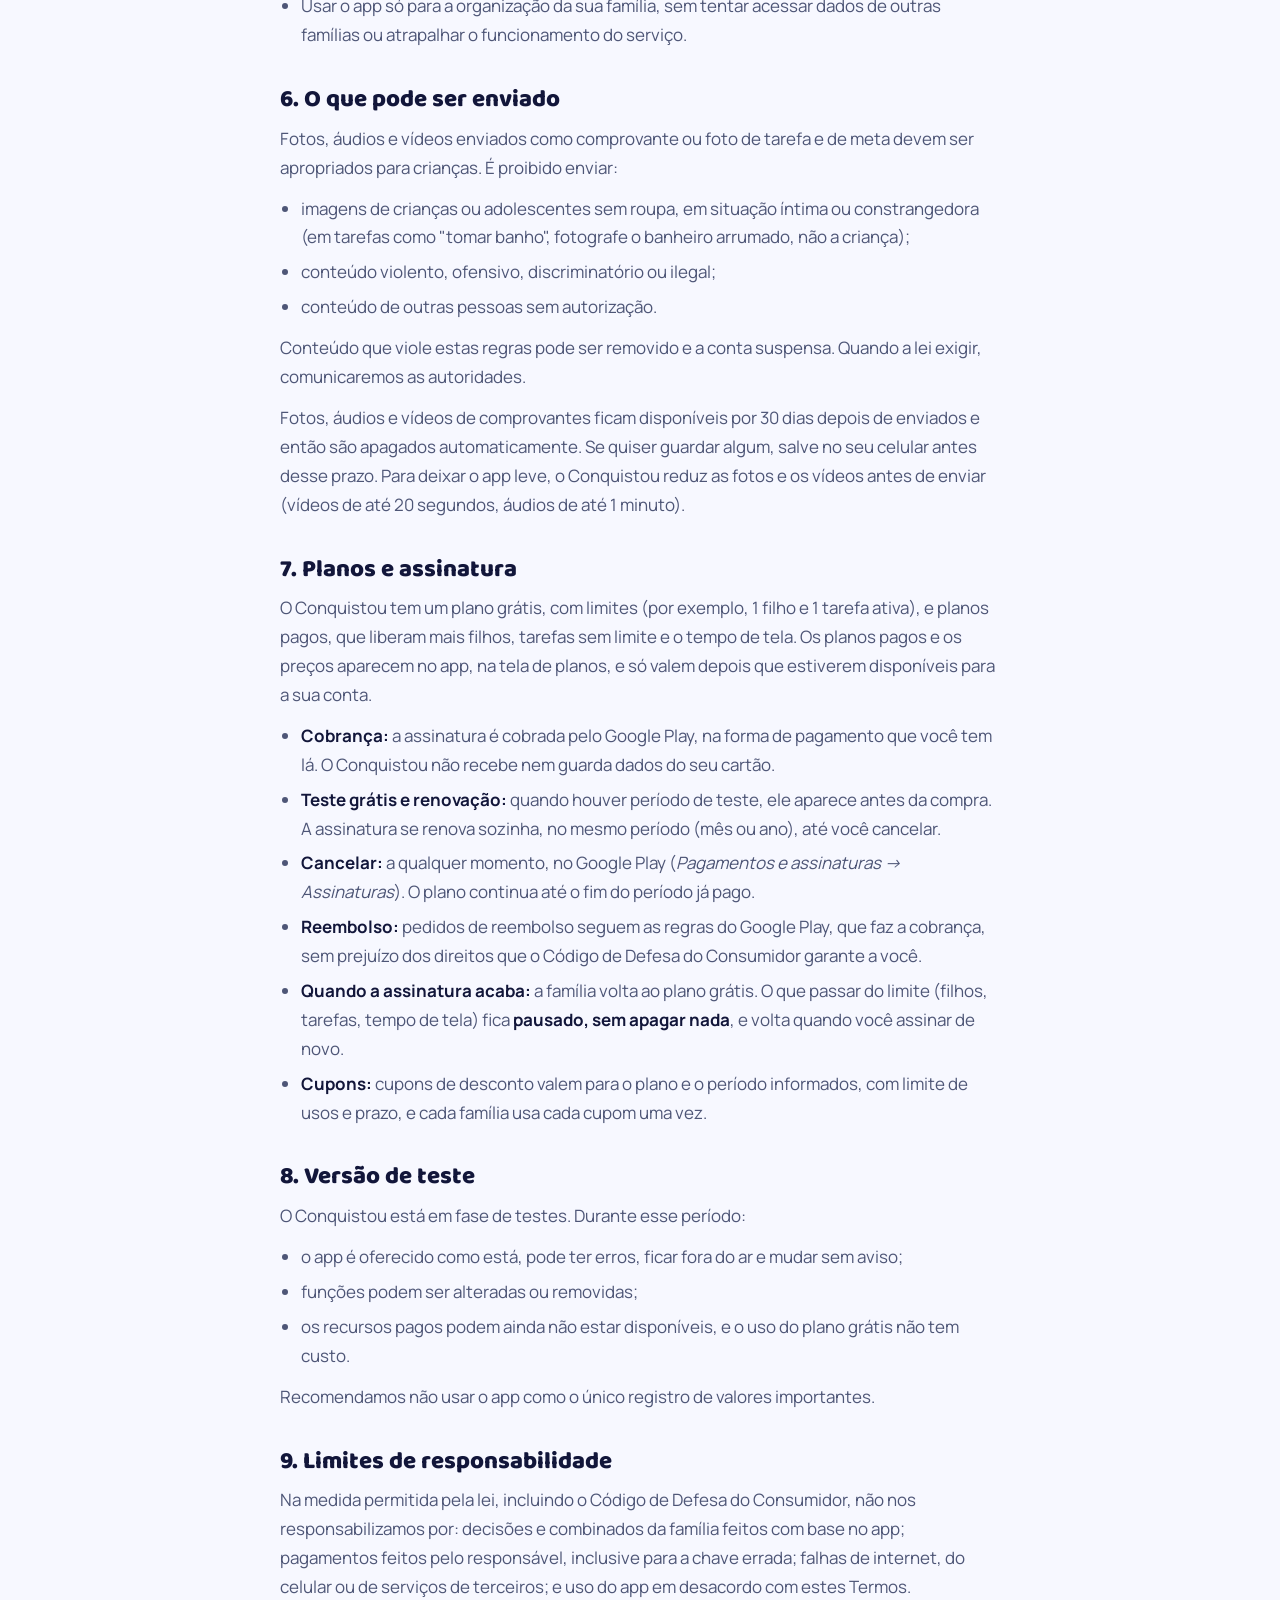
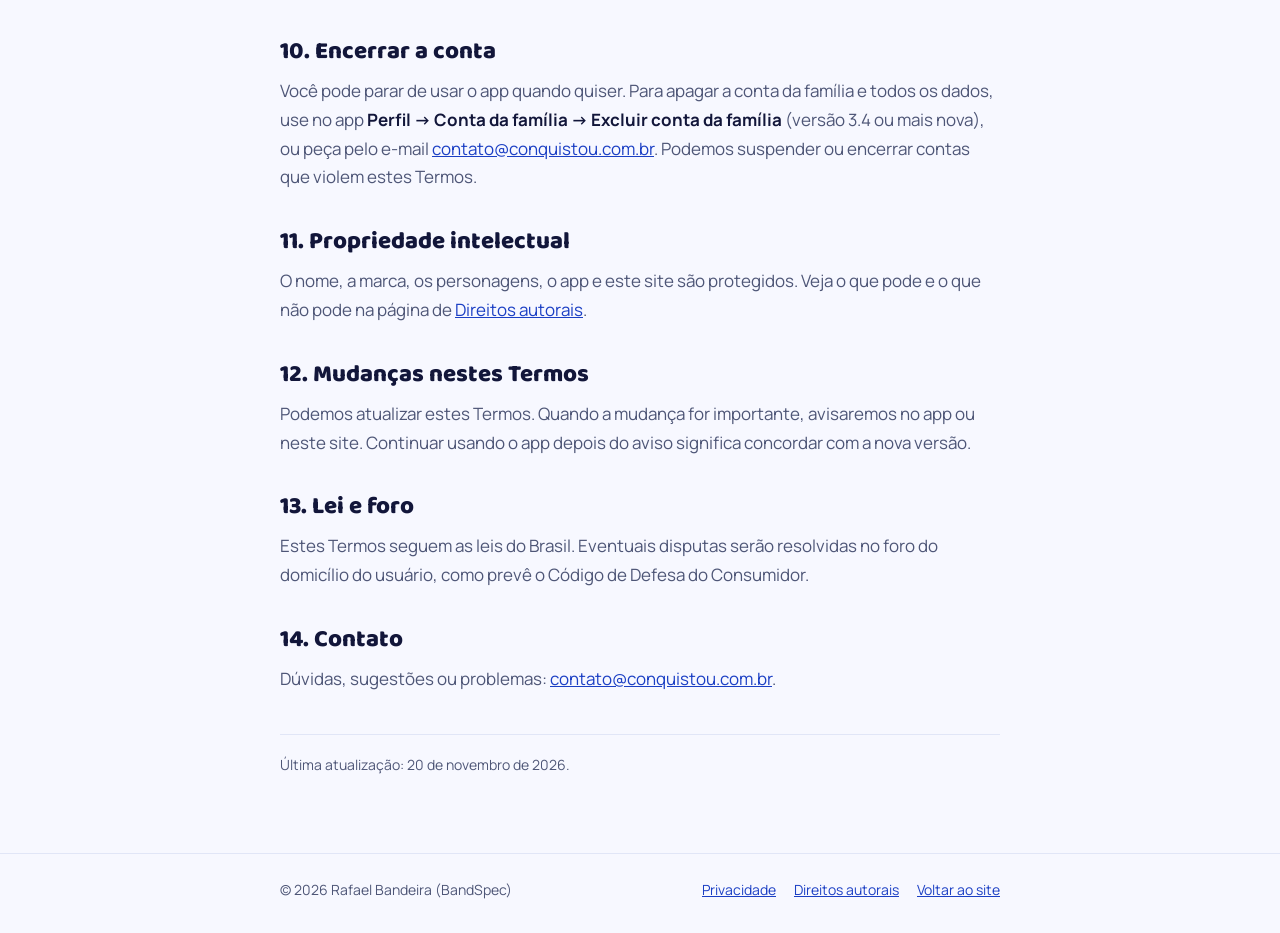
<file: termos.html>
<!doctype html>
<html lang="pt-BR">
<head>
<meta charset="utf-8">
<meta name="viewport" content="width=device-width, initial-scale=1, viewport-fit=cover">
<title>Termos de Uso · Conquistou</title>
<meta name="description" content="As regras para usar o app Conquistou: quem pode usar, como funciona o dinheiro no app, o que pode ser enviado e as responsabilidades de cada um.">
<meta name="theme-color" content="#0E1236">
<link rel="icon" type="image/png" href="img/favicon.png">
<link rel="preconnect" href="https://fonts.googleapis.com">
<link rel="preconnect" href="https://fonts.gstatic.com" crossorigin>
<link rel="stylesheet" href="https://fonts.googleapis.com/css2?family=Baloo+2:wght@700;800&family=Manrope:wght@400;600;700;800&display=swap">
<link rel="stylesheet" href="css/legal.css">
</head>
<body>

<div class="palco">
  <header class="envoltorio topo">
    <a class="marca" href="./">
      <img src="img/icone-180.png" alt="" width="38" height="38">
      <span>Conquistou</span>
    </a>
    <a class="voltar" href="./">← Voltar ao site</a>
  </header>
  <div class="envoltorio cabeca">
    <h1>Termos de Uso</h1>
    <p>As regras para usar o Conquistou.</p>
  </div>
</div>

<main class="envoltorio">
  <div class="resumo">
    <strong>Em resumo</strong>
    <p>O Conquistou ajuda a família a organizar tarefas, mesada e metas. Ele não é um banco: o dinheiro de verdade continua com você. A conta é criada por um adulto, que cuida do uso pelos filhos. O app está em teste, pode ter erros e é oferecido como está.</p>
  </div>

  <h2>1. Aceitação</h2>
  <p>Ao criar uma conta ou usar o Conquistou, você concorda com estes Termos e com a <a href="privacidade.html">Política de Privacidade</a>. Se não concordar, não use o app. O app e este site são oferecidos por Rafael Bandeira (BandSpec).</p>

  <h2>2. Quem pode usar</h2>
  <ul>
    <li>A conta da família só pode ser criada por uma pessoa com 18 anos ou mais, que seja mãe, pai ou responsável legal pelas crianças e adolescentes cadastrados.</li>
    <li>Os filhos usam o app com o perfil criado pelo responsável e sob a supervisão dele.</li>
    <li>O responsável é quem aceita estes Termos em nome dos filhos.</li>
  </ul>

  <h2>3. O que é o Conquistou</h2>
  <p>Um app para a família combinar tarefas, receber comprovantes, aprovar o que foi feito e acompanhar saldo, mesada, metas e descontos. Valores, regras e prazos são sempre definidos pela própria família.</p>

  <h2>4. O dinheiro no app</h2>
  <ul>
    <li>O saldo, o extrato e as metas são um <strong>registro</strong> que a família usa para se organizar. Eles não são dinheiro guardado no app, não rendem e não podem ser sacados do Conquistou.</li>
    <li>O app não é banco nem instituição de pagamento. Ele não guarda dinheiro, não acessa contas bancárias e não faz pagamentos.</li>
    <li>Quando o filho pede a mesada, o app só gera o código PIX. Quem paga é o responsável, pelo app do próprio banco. Confira o nome e a chave de quem vai receber antes de confirmar o pagamento.</li>
    <li>Ao tocar em "Já paguei", o responsável confirma que pagou. O app não verifica pagamentos com o banco.</li>
    <li>Prometer, entregar ou comprar um presente quando uma meta é concluída é um combinado da família, não uma obrigação do Conquistou.</li>
  </ul>

  <h2>5. Suas responsabilidades</h2>
  <ul>
    <li>Informar dados verdadeiros e mantê-los atualizados.</li>
    <li>Guardar a senha e os PINs, e configurar só os celulares que a família usa.</li>
    <li>Acompanhar o uso do app pelos filhos e definir valores, tarefas e descontos adequados à idade deles.</li>
    <li>Usar o app só para a organização da sua família, sem tentar acessar dados de outras famílias ou atrapalhar o funcionamento do serviço.</li>
  </ul>

  <h2>6. O que pode ser enviado</h2>
  <p>Fotos, áudios e vídeos enviados como comprovante ou foto de tarefa e de meta devem ser apropriados para crianças. É proibido enviar:</p>
  <ul>
    <li>imagens de crianças ou adolescentes sem roupa, em situação íntima ou constrangedora (em tarefas como "tomar banho", fotografe o banheiro arrumado, não a criança);</li>
    <li>conteúdo violento, ofensivo, discriminatório ou ilegal;</li>
    <li>conteúdo de outras pessoas sem autorização.</li>
  </ul>
  <p>Conteúdo que viole estas regras pode ser removido e a conta suspensa. Quando a lei exigir, comunicaremos as autoridades.</p>

  <p>Fotos, áudios e vídeos de comprovantes ficam disponíveis por 30 dias depois de enviados e então são apagados automaticamente. Se quiser guardar algum, salve no seu celular antes desse prazo. Para deixar o app leve, o Conquistou reduz as fotos e os vídeos antes de enviar (vídeos de até 20 segundos, áudios de até 1 minuto).</p>

  <h2>7. Planos e assinatura</h2>
  <p>O Conquistou tem um plano grátis, com limites (por exemplo, 1 filho e 1 tarefa ativa), e planos pagos, que liberam mais filhos, tarefas sem limite e o tempo de tela. Os planos pagos e os preços aparecem no app, na tela de planos, e só valem depois que estiverem disponíveis para a sua conta.</p>
  <ul>
    <li><strong>Cobrança:</strong> a assinatura é cobrada pelo Google Play, na forma de pagamento que você tem lá. O Conquistou não recebe nem guarda dados do seu cartão.</li>
    <li><strong>Teste grátis e renovação:</strong> quando houver período de teste, ele aparece antes da compra. A assinatura se renova sozinha, no mesmo período (mês ou ano), até você cancelar.</li>
    <li><strong>Cancelar:</strong> a qualquer momento, no Google Play (<em>Pagamentos e assinaturas → Assinaturas</em>). O plano continua até o fim do período já pago.</li>
    <li><strong>Reembolso:</strong> pedidos de reembolso seguem as regras do Google Play, que faz a cobrança, sem prejuízo dos direitos que o Código de Defesa do Consumidor garante a você.</li>
    <li><strong>Quando a assinatura acaba:</strong> a família volta ao plano grátis. O que passar do limite (filhos, tarefas, tempo de tela) fica <strong>pausado, sem apagar nada</strong>, e volta quando você assinar de novo.</li>
    <li><strong>Cupons:</strong> cupons de desconto valem para o plano e o período informados, com limite de usos e prazo, e cada família usa cada cupom uma vez.</li>
  </ul>

  <h2>8. Versão de teste</h2>
  <p>O Conquistou está em fase de testes. Durante esse período:</p>
  <ul>
    <li>o app é oferecido como está, pode ter erros, ficar fora do ar e mudar sem aviso;</li>
    <li>funções podem ser alteradas ou removidas;</li>
    <li>os recursos pagos podem ainda não estar disponíveis, e o uso do plano grátis não tem custo.</li>
  </ul>
  <p>Recomendamos não usar o app como o único registro de valores importantes.</p>

  <h2>9. Limites de responsabilidade</h2>
  <p>Na medida permitida pela lei, incluindo o Código de Defesa do Consumidor, não nos responsabilizamos por: decisões e combinados da família feitos com base no app; pagamentos feitos pelo responsável, inclusive para a chave errada; falhas de internet, do celular ou de serviços de terceiros; e uso do app em desacordo com estes Termos.</p>

  <h2>10. Encerrar a conta</h2>
  <p>Você pode parar de usar o app quando quiser. Para apagar a conta da família e todos os dados, use no app <strong>Perfil → Conta da família → Excluir conta da família</strong> (versão 3.4 ou mais nova), ou peça pelo e-mail <a href="mailto:contato@conquistou.com.br">contato@conquistou.com.br</a>. Podemos suspender ou encerrar contas que violem estes Termos.</p>

  <h2>11. Propriedade intelectual</h2>
  <p>O nome, a marca, os personagens, o app e este site são protegidos. Veja o que pode e o que não pode na página de <a href="direitos-autorais.html">Direitos autorais</a>.</p>

  <h2>12. Mudanças nestes Termos</h2>
  <p>Podemos atualizar estes Termos. Quando a mudança for importante, avisaremos no app ou neste site. Continuar usando o app depois do aviso significa concordar com a nova versão.</p>

  <h2>13. Lei e foro</h2>
  <p>Estes Termos seguem as leis do Brasil. Eventuais disputas serão resolvidas no foro do domicílio do usuário, como prevê o Código de Defesa do Consumidor.</p>

  <h2>14. Contato</h2>
  <p>Dúvidas, sugestões ou problemas: <a href="mailto:contato@conquistou.com.br">contato@conquistou.com.br</a>.</p>

  <p class="atualizado">Última atualização: 20 de novembro de 2026.</p>
</main>

<footer>
  <div class="envoltorio">
    <span>© 2026 Rafael Bandeira (BandSpec)</span>
    <span class="legais"><a href="privacidade.html">Privacidade</a><a href="direitos-autorais.html">Direitos autorais</a><a href="./">Voltar ao site</a></span>
  </div>
</footer>

</body>
</html>
</file>
<file: painel/painel.css>
/* Área do responsável: mesmas cores e formas do app (mobile/src/design/tokens.ts) com as fontes do site.
   Fundo azulado claro, cartões brancos com sombra suave, azul da marca e a cor de cada filho. */
:root {
  --bg0: #F6F9FF;
  --bg1: #EEF3FC;
  --card: #FFFFFF;
  --borda: #E6ECF8;
  --trilho: #E4E9F5;
  --ink: #111633;
  --muted: #4A5270;
  --faint: #8A93B0;
  --indigo: #2F66FF;
  --indigo-deep: #1B3FC4;
  --indigo-soft: rgba(47, 102, 255, 0.12);
  --indigo-txt: #1B3FC4;
  --success: #16A34A;
  --success-txt: #0F7A36;
  --success-soft: rgba(22, 163, 74, 0.12);
  --danger: #E5484D;
  --danger-txt: #B42318;
  --danger-soft: rgba(229, 72, 77, 0.12);
  --warning-soft: rgba(255, 176, 32, 0.18);
  --warning-txt: #8A5A00;
  --fundo-modal: rgba(17, 22, 51, 0.5);
  --sombra: 0 8px 18px rgba(27, 42, 92, 0.08);
  --raio: 22px;
  --titulo: "Baloo 2", "Trebuchet MS", system-ui, sans-serif;
  --corpo: "Manrope", "Segoe UI", system-ui, -apple-system, sans-serif;
  --gradiente: linear-gradient(135deg, #2F66FF, #1B3FC4);
  --gradiente-entrada: linear-gradient(135deg, #7A2FF0, #2F8BFF);
  color-scheme: light;
}
@media (prefers-color-scheme: dark) {
  :root {
    --bg0: #0B0F2C;
    --bg1: #11173D;
    --card: #182052;
    --borda: #29336F;
    --trilho: #29336F;
    --ink: #F0F3FF;
    --muted: #AEB6DA;
    --faint: #7C86B5;
    --indigo-soft: rgba(120, 150, 255, 0.18);
    --indigo-txt: #8EAEFF;
    --success-txt: #4ADE80;
    --success-soft: rgba(74, 222, 128, 0.14);
    --danger-txt: #FF8A8E;
    --danger-soft: rgba(255, 138, 142, 0.14);
    --warning-txt: #FFC857;
    --sombra: 0 8px 18px rgba(0, 0, 0, 0.3);
    color-scheme: dark;
  }
  .titulo-meta { color: var(--cor); }
}

* { box-sizing: border-box; }
html { -webkit-text-size-adjust: 100%; }
body {
  margin: 0;
  background: var(--bg0);
  color: var(--ink);
  font: 500 15px/1.5 var(--corpo);
  min-height: 100vh;
}
img { max-width: 100%; }
a { color: var(--indigo-txt); }
button, input, select, textarea { font: inherit; color: inherit; }
h1, h2, h3 { font-family: var(--titulo); line-height: 1.15; margin: 0; }
[hidden] { display: none !important; }
:focus-visible { outline: 3px solid var(--indigo); outline-offset: 2px; }

.pular { position: absolute; left: -999px; top: 8px; background: var(--card); padding: 8px 12px; border-radius: 10px; z-index: 50; }
.pular:focus { left: 8px; }
.sem-js { text-align: center; padding: 40px 16px; }

/* ---------- barra do topo (abas viram barra de baixo no celular) ---------- */
.barra { position: sticky; top: 0; z-index: 20; background: color-mix(in srgb, var(--bg0) 88%, transparent); backdrop-filter: blur(10px); border-bottom: 1px solid var(--borda); }
.barra-dentro { max-width: 1080px; margin: 0 auto; padding: 10px 16px; display: flex; align-items: center; gap: 18px; }
.marca { display: flex; align-items: center; gap: 8px; text-decoration: none; color: var(--ink); }
.marca img { border-radius: 10px; }
.marca span { font: 800 1.35rem/1 var(--titulo); }
.abas { display: flex; gap: 4px; flex: 1; }
.abas a {
  display: flex; align-items: center; gap: 7px; text-decoration: none; color: var(--muted);
  font-weight: 700; font-size: 0.9rem; padding: 8px 12px; border-radius: 12px; position: relative;
}
.abas a:hover { background: var(--indigo-soft); color: var(--ink); }
.abas a[aria-current="page"] { background: var(--indigo-soft); color: var(--indigo-txt); }
.abas svg { width: 18px; height: 18px; }
.abas .contador { background: var(--danger); color: #fff; border-radius: 999px; font-size: 0.7rem; padding: 1px 6px; font-weight: 800; }
.barra-acoes { display: flex; gap: 8px; align-items: center; }

@media (max-width: 760px) {
  /* backdrop-filter faria a barra de abas (fixed) ficar presa dentro do cabeçalho */
  .barra { backdrop-filter: none; background: var(--bg0); }
  .barra-dentro { padding: 8px 16px; }
  .abas {
    position: fixed; left: 0; right: 0; bottom: 0; z-index: 20; justify-content: space-around;
    background: var(--card); border-top: 1px solid var(--borda); padding: 6px 4px calc(6px + env(safe-area-inset-bottom));
    box-shadow: 0 -6px 18px rgba(27, 42, 92, 0.08);
  }
  .abas a { flex-direction: column; gap: 2px; font-size: 0.72rem; padding: 6px 8px; flex: 1; text-align: center; }
  .abas .contador { position: absolute; top: 0; right: 18%; }
  body.com-abas main { padding-bottom: 96px; }
  .barra-acoes { margin-left: auto; }
}

/* ---------- layout ---------- */
main { max-width: 1080px; margin: 0 auto; padding: 24px 16px 48px; }
main:focus, main:focus-visible { outline: none; }
.estreito { max-width: 620px; margin: 0 auto; }
.cabecalho-pagina { display: flex; align-items: flex-start; gap: 12px; margin-bottom: 18px; flex-wrap: wrap; }
.cabecalho-pagina > div { flex: 1; min-width: 200px; }
.titulo { font-size: 2rem; font-weight: 800; }
.subtitulo { color: var(--muted); margin: 4px 0 0; }
.secao { font-size: 0.8rem; font-weight: 800; letter-spacing: 0.08em; color: var(--muted); margin: 26px 0 12px; text-transform: uppercase; display: flex; align-items: center; justify-content: space-between; gap: 8px; }
.secao .botao { text-transform: none; letter-spacing: normal; }
.grade { display: grid; gap: 14px; align-items: start; grid-template-columns: repeat(auto-fill, minmax(min(100%, 330px), 1fr)); }
.pilha { display: grid; gap: 12px; }
.linha { display: flex; align-items: center; gap: 10px; flex-wrap: wrap; }
.espaco { flex: 1; }
.vazio { color: var(--muted); text-align: center; padding: 8px; margin: 0; }
.dica { color: var(--muted); font-size: 0.85rem; margin: 4px 0 0; }
.erro { color: var(--danger-txt); font-weight: 700; margin: 0; }
.ok { color: var(--success-txt); font-weight: 700; margin: 0; }

.cartao { background: var(--card); border: 1px solid var(--borda); border-radius: var(--raio); padding: 16px; box-shadow: var(--sombra); }
.cartao.inativo { opacity: 0.6; }
a.cartao, button.cartao { display: block; width: 100%; text-align: left; text-decoration: none; color: inherit; cursor: pointer; }
a.cartao.item, a.cartao.cartao-meta { display: flex; }
a.cartao:hover, button.cartao:hover { border-color: var(--indigo); }

/* ---------- botões ---------- */
.botao {
  display: inline-flex; align-items: center; justify-content: center; gap: 8px; border: 0; cursor: pointer;
  border-radius: 999px; padding: 12px 20px; font-weight: 800; font-size: 0.95rem; text-decoration: none;
  background: var(--gradiente); color: #fff; min-height: 46px; transition: transform 0.1s, opacity 0.15s;
}
.botao:hover { transform: translateY(-1px); }
.botao:disabled { opacity: 0.45; cursor: not-allowed; transform: none; }
.botao.largo { width: 100%; }
.botao.entrada { background: var(--gradiente-entrada); }
.botao.secundario { background: transparent; color: var(--cor, var(--indigo-txt)); box-shadow: inset 0 0 0 2px var(--cor, var(--indigo)); }
.botao.texto { background: transparent; color: var(--cor, var(--indigo-txt)); min-height: 0; padding: 8px 12px; }
.botao.perigo { background: linear-gradient(135deg, #E5484D, #B8282D); }
.botao.sucesso { background: linear-gradient(135deg, #16A34A, #0F7A36); }
.botao.pequeno { padding: 7px 14px; min-height: 36px; font-size: 0.85rem; }
.botao svg { width: 18px; height: 18px; flex: none; }
.botao-redondo {
  width: 40px; height: 40px; border-radius: 14px; border: 1px solid var(--borda); background: var(--card);
  display: inline-flex; align-items: center; justify-content: center; cursor: pointer; color: var(--ink); box-shadow: var(--sombra); text-decoration: none;
}
.botao-redondo svg { width: 18px; height: 18px; }
.icone-acao { width: 36px; height: 36px; border-radius: 12px; border: 0; display: inline-flex; align-items: center; justify-content: center; cursor: pointer; background: var(--suave, var(--indigo-soft)); color: var(--escura, var(--indigo-txt)); text-decoration: none; }
.icone-acao svg { width: 17px; height: 17px; }
.girando { width: 18px; height: 18px; border-radius: 50%; border: 3px solid currentColor; border-right-color: transparent; display: inline-block; animation: girar 0.8s linear infinite; vertical-align: middle; }
@keyframes girar { to { transform: rotate(360deg); } }
.carregando-tela { display: flex; justify-content: center; align-items: center; gap: 10px; padding: 80px 0; color: var(--muted); }

/* ---------- chips e pílulas ---------- */
.chips { display: flex; gap: 8px; flex-wrap: wrap; margin-bottom: 12px; }
.chip {
  border: 1.5px solid var(--borda); background: var(--card); color: var(--ink); border-radius: 999px;
  padding: 7px 14px; font-weight: 700; font-size: 0.85rem; cursor: pointer; display: inline-flex; align-items: center; gap: 6px;
}
.chip:hover { border-color: var(--cor-chip, var(--indigo)); }
.chip[aria-pressed="true"] { background: var(--cor-chip, var(--indigo)); border-color: var(--cor-chip, var(--indigo)); color: #fff; }
.chip .avatar { width: 22px; height: 22px; font-size: 0.7rem; border-radius: 8px; }
.pilula { display: inline-block; border-radius: 999px; padding: 3px 10px; font-size: 0.78rem; font-weight: 800; background: var(--bg1); color: var(--muted); }
.pilula.perigo { background: var(--danger-soft); color: var(--danger-txt); }
.pilula.sucesso { background: var(--success-soft); color: var(--success-txt); }
.pilula.aviso { background: var(--warning-soft); color: var(--warning-txt); }
.pilula.neutro { background: var(--indigo-soft); color: var(--indigo-txt); }

/* ---------- avatar e imagens ---------- */
.avatar {
  width: 48px; height: 48px; border-radius: 16px; flex: none; display: inline-flex; align-items: center; justify-content: center;
  background: var(--escura, var(--indigo-deep)); color: #fff; font: 800 1.1rem/1 var(--titulo); overflow: hidden; object-fit: cover;
}
img.avatar { background: var(--bg1); }
.moldura { border: 3px solid var(--cor, var(--indigo)); background: var(--suave, var(--indigo-soft)); border-radius: 20px; padding: 2px; flex: none; }
.imagem-tarefa { width: 48px; height: 48px; border-radius: 14px; object-fit: cover; background: var(--bg1); flex: none; }
.imagem-tarefa.icone { object-fit: contain; padding: 4px; }
.imagem-vazia svg { width: 45%; height: 45%; }
.link-icone { display: inline-flex; align-items: center; gap: 6px; font-weight: 700; }
.link-icone svg { width: 16px; height: 16px; }
.imagem-vazia { width: 48px; height: 48px; border-radius: 14px; background: var(--bg1); color: var(--faint); display: inline-flex; align-items: center; justify-content: center; flex: none; }

/* ---------- painel ---------- */
.saudacao { display: flex; align-items: center; gap: 12px; margin-bottom: 20px; }
.saudacao .titulo { font-size: 2rem; }
.resumos { display: grid; grid-template-columns: 1fr 1fr; gap: 14px; }
.resumo { border-radius: var(--raio); padding: 18px; min-height: 120px; display: flex; flex-direction: column; gap: 2px; text-decoration: none; color: var(--ink); }
.resumo.destaque { background: var(--gradiente); color: #fff; box-shadow: 0 10px 22px rgba(27, 63, 196, 0.3); }
.resumo.branco { background: var(--card); border: 1px solid var(--borda); box-shadow: var(--sombra); }
.resumo .rotulo { font-size: 0.75rem; font-weight: 800; letter-spacing: 0.08em; opacity: 0.85; }
.resumo .numero { font: 800 2.3rem/1.1 var(--titulo); }
.resumo .dica-resumo { font-size: 0.8rem; font-weight: 600; opacity: 0.85; }
.cartao-filho { display: flex; gap: 14px; align-items: center; }
.cartao-filho.com-pendente { border: 2px solid var(--cor); }
.info-filho { flex: 1; min-width: 0; display: grid; gap: 8px; }
.nome-filho { font: 700 1.2rem/1.2 var(--titulo); overflow: hidden; text-overflow: ellipsis; white-space: nowrap; }
.saldo { font-weight: 800; }
.linha-meta { display: flex; align-items: center; gap: 8px; }
.linha-meta .imagem-tarefa, .linha-meta .imagem-vazia { width: 28px; height: 28px; border-radius: 8px; }
.titulo-meta { font-size: 0.72rem; font-weight: 800; color: var(--escura); white-space: nowrap; overflow: hidden; text-overflow: ellipsis; }
.barra-progresso { height: 8px; background: var(--trilho); border-radius: 999px; overflow: hidden; }
.barra-progresso > i { display: block; height: 100%; border-radius: 999px; background: linear-gradient(90deg, var(--cor, var(--indigo)), var(--escura, var(--indigo-deep))); }
.aviso-app { display: flex; gap: 10px; align-items: flex-start; background: var(--indigo-soft); border-radius: 16px; padding: 12px 14px; color: var(--ink); font-size: 0.9rem; margin-top: 18px; }
.aviso-app svg { width: 18px; height: 18px; flex: none; margin-top: 2px; color: var(--indigo-txt); }
@media (max-width: 520px) {
  .resumo .numero { font-size: 1.8rem; }
  .titulo, .saudacao .titulo { font-size: 1.6rem; }
}

/* ---------- itens de lista ---------- */
.item { display: flex; align-items: center; gap: 12px; }
.item > svg { width: 22px; height: 22px; flex: none; color: var(--indigo-txt); }
.item .texto { flex: 1; min-width: 0; }
.item .titulo-item { font-weight: 800; font-size: 1rem; }
.item .meta { color: var(--muted); font-size: 0.82rem; }
.valor-positivo { color: var(--success-txt); font-weight: 800; white-space: nowrap; }
.valor-negativo { color: var(--danger-txt); font-weight: 800; white-space: nowrap; }
.botoes { display: flex; gap: 10px; margin-top: 14px; flex-wrap: wrap; }
.botoes > * { flex: 1; }

/* ---------- formulários ---------- */
form { display: grid; gap: 16px; }
.campo { display: grid; gap: 6px; }
.campo > span, .rotulo { font-weight: 700; font-size: 0.9rem; }
.campo input, .campo textarea, .campo select {
  width: 100%; border: 1.5px solid var(--borda); background: var(--card); border-radius: 14px; padding: 12px 14px; font-size: 1rem; color: var(--ink);
}
.campo textarea { min-height: 90px; resize: vertical; }
.campo input:focus, .campo textarea:focus { border-color: var(--indigo); outline: none; box-shadow: 0 0 0 3px var(--indigo-soft); }
.dupla { display: grid; grid-template-columns: 1fr 1fr; gap: 12px; }
.segmentos { display: flex; background: var(--bg1); border-radius: 14px; padding: 4px; gap: 4px; flex-wrap: wrap; }
.segmentos button { flex: 1; border: 0; background: transparent; border-radius: 10px; padding: 9px 10px; font-weight: 700; font-size: 0.88rem; cursor: pointer; color: var(--muted); min-width: max-content; }
.segmentos button[aria-pressed="true"] { background: var(--card); color: var(--ink); box-shadow: var(--sombra); }
.marcar { display: flex; align-items: flex-start; gap: 10px; font-size: 0.9rem; cursor: pointer; }
.marcar input { width: 20px; height: 20px; margin: 1px 0 0; accent-color: var(--indigo); flex: none; }
.seletor-imagem { display: flex; gap: 14px; align-items: center; flex-wrap: wrap; }
.seletor-imagem .previa { width: 88px; height: 88px; border-radius: 18px; }
.seletor-imagem .previa.imagem-vazia svg { width: 28px; height: 28px; }
.grade-icones { display: grid; grid-template-columns: repeat(auto-fill, minmax(64px, 1fr)); gap: 8px; }
.grade-icones button { border: 2px solid transparent; border-radius: 14px; background: var(--bg1); padding: 4px; cursor: pointer; aspect-ratio: 1; }
.grade-icones button[aria-pressed="true"] { border-color: var(--indigo); background: var(--indigo-soft); }
.grade-icones img { width: 100%; height: 100%; object-fit: contain; }
.grade-avatares { display: grid; grid-template-columns: repeat(auto-fill, minmax(64px, 1fr)); gap: 10px; }
.grade-avatares button { border: 3px solid transparent; border-radius: 50%; padding: 2px; background: none; cursor: pointer; aspect-ratio: 1; }
.grade-avatares button[aria-pressed="true"] { border-color: var(--indigo); }
.grade-avatares img { width: 100%; height: 100%; border-radius: 50%; object-fit: cover; display: block; }

/* ---------- entrada (login) ---------- */
.entrada-fundo { min-height: 100vh; display: flex; align-items: center; justify-content: center; padding: 24px 16px; background: radial-gradient(circle at 10% 0%, rgba(122, 47, 240, 0.18), transparent 45%), radial-gradient(circle at 100% 100%, rgba(47, 139, 255, 0.2), transparent 45%), var(--bg0); }
.entrada-cartao { width: 100%; max-width: 440px; }
.entrada-cartao .marca { justify-content: center; margin-bottom: 18px; }
.entrada-cartao .marca span { font-size: 1.9rem; }
.entrada-cartao h1 { font-size: 2rem; text-align: center; }
.entrada-cartao .subtitulo { text-align: center; margin-bottom: 20px; }
.divisor { display: flex; align-items: center; gap: 12px; color: var(--muted); font-size: 0.85rem; }
.divisor::before, .divisor::after { content: ""; flex: 1; height: 1px; background: var(--borda); }
.botao-google { background: var(--card); color: var(--ink); box-shadow: inset 0 0 0 1.5px var(--borda); }
.botao-google svg { width: 20px; height: 20px; }
.rodape-entrada { text-align: center; color: var(--muted); font-size: 0.85rem; margin-top: 18px; }

/* ---------- modal ---------- */
dialog { border: 0; border-radius: 24px; padding: 0; width: min(560px, calc(100% - 24px)); max-height: calc(100vh - 32px); background: var(--card); color: var(--ink); box-shadow: 0 24px 60px rgba(0, 0, 0, 0.3); }
dialog::backdrop { background: var(--fundo-modal); }
.modal-dentro { padding: 20px; display: grid; gap: 14px; }
.modal-topo { display: flex; align-items: flex-start; gap: 10px; }
.modal-topo h2 { font-size: 1.3rem; flex: 1; }
.midia { background: var(--bg1); border-radius: 18px; overflow: hidden; display: flex; align-items: center; justify-content: center; min-height: 120px; }
.midia img, .midia video { width: 100%; max-height: 60vh; object-fit: contain; display: block; }
.midia audio { width: 100%; margin: 20px; }
.rotulo-antes { font-size: 0.75rem; font-weight: 800; letter-spacing: 0.08em; color: var(--muted); }
.antes { width: 150px; height: 150px; border-radius: 18px; object-fit: cover; background: var(--bg1); justify-self: center; }

/* ---------- PIX ---------- */
.qr { display: grid; justify-items: center; gap: 10px; margin-top: 10px; }
.qr > svg { background: #fff; padding: 10px; border-radius: 16px; width: 200px; height: 200px; }

/* ---------- metas ---------- */
.resumo-metas { border-radius: var(--raio); padding: 18px; color: #fff; background: linear-gradient(135deg, var(--escura), var(--profunda)); }
.resumo-metas .numero { font: 800 2.2rem/1.1 var(--titulo); }
.cartao-meta { display: flex; gap: 12px; align-items: center; }
.cartao-meta .imagem-tarefa, .cartao-meta .imagem-vazia { width: 64px; height: 64px; border-radius: 16px; }
.detalhe-meta-topo { display: grid; justify-items: center; text-align: center; gap: 6px; }
.detalhe-meta-topo .imagem-tarefa, .detalhe-meta-topo .imagem-vazia { width: 160px; height: 160px; border-radius: 24px; }
.historico { display: grid; gap: 0; }
.historico > div { display: flex; justify-content: space-between; gap: 10px; padding: 10px 0; border-bottom: 1px solid var(--borda); }

/* ---------- avisos (toasts) ---------- */
.avisos { position: fixed; left: 50%; bottom: 24px; transform: translateX(-50%); display: grid; gap: 8px; z-index: 60; width: min(440px, calc(100% - 32px)); }
.aviso { background: var(--ink); color: var(--bg0); padding: 12px 16px; border-radius: 14px; font-weight: 700; box-shadow: 0 10px 30px rgba(0, 0, 0, 0.25); animation: subir 0.2s ease-out; }
.aviso.erro-aviso { background: var(--danger); color: #fff; }
@keyframes subir { from { transform: translateY(10px); opacity: 0; } }
@media (max-width: 760px) { .avisos { bottom: 96px; } }

.perigo-caixa { background: var(--danger-soft); border-radius: var(--raio); padding: 16px; }
.perigo-caixa h2 { color: var(--danger-txt); font-size: 1.2rem; display: flex; gap: 8px; align-items: center; }
.perigo-caixa h2 svg { width: 22px; height: 22px; flex: none; }
.perigo-caixa ul { margin: 8px 0; padding-left: 20px; }
.lista-links { display: grid; }
.lista-links a, .lista-links button { display: flex; align-items: center; gap: 12px; padding: 14px 4px; text-decoration: none; color: var(--ink); font-weight: 700; border: 0; background: none; cursor: pointer; border-bottom: 1px solid var(--borda); text-align: left; }
.lista-links > :last-child { border-bottom: 0; }
.lista-links svg { width: 18px; height: 18px; color: var(--indigo-txt); }
.lista-links .perigo, .lista-links .perigo svg { color: var(--danger-txt); }

/* ---------- criar tarefa em 3 blocos, resumo, foto no topo e ajuda (v3.8) ---------- */
.botao-redondo.foto-perfil { padding: 0; overflow: hidden; border-radius: 50%; }
.botao-redondo.foto-perfil .avatar { width: 100%; height: 100%; border-radius: 50%; }
.foto-saudacao { display: inline-flex; border-radius: 50%; flex: none; }
.foto-saudacao .avatar { border-radius: 50%; }
.secao-form { font-size: 0.8rem; font-weight: 800; letter-spacing: 0.08em; color: var(--faint); margin: 10px 0 0; text-transform: uppercase; }
.secao-form:first-child { margin-top: 0; }
.sugestoes { display: flex; gap: 8px; overflow-x: auto; padding-bottom: 4px; }
.sugestoes .chip { flex: none; display: inline-flex; align-items: center; gap: 6px; }
.sugestoes .chip img { width: 20px; height: 20px; object-fit: contain; }
.mais-opcoes { margin-top: 14px; }
.mais-opcoes summary { cursor: pointer; font-weight: 800; color: var(--indigo-txt); padding: 6px 0; }
.mais-opcoes .campo-mais { margin-top: 8px; }
.resumo-tarefa { display: flex; gap: 10px; align-items: flex-start; background: var(--indigo-soft); border-radius: 16px; padding: 12px 14px; margin-top: 16px; }
.resumo-tarefa svg { width: 18px; height: 18px; flex: none; margin-top: 2px; color: var(--indigo-txt); }
.resumo-tarefa .texto-resumo { margin: 0; font-weight: 600; line-height: 1.45; }
.ajuda-topico { padding: 0; overflow: hidden; }
.ajuda-cabeca, .ajuda-pergunta-cabeca { display: flex; align-items: center; gap: 10px; width: 100%; border: 0; background: none; cursor: pointer; text-align: left; color: var(--ink); }
.ajuda-cabeca { padding: 14px 16px; font-weight: 800; font-size: 1rem; }
.ajuda-pergunta { border-top: 1px solid var(--borda); }
.ajuda-pergunta-cabeca { padding: 13px 16px; font-weight: 700; font-size: 0.95rem; }
.ajuda-cabeca svg, .ajuda-pergunta-cabeca svg { width: 16px; height: 16px; color: var(--indigo-txt); flex: none; }
.ajuda-passos { padding: 0 16px 16px; }
.ajuda-passos ol { margin: 0; padding-left: 22px; display: grid; gap: 8px; line-height: 1.5; }
.ajuda-dica { display: flex; gap: 8px; align-items: flex-start; background: var(--indigo-soft); border-radius: 14px; padding: 10px 12px; margin: 12px 0 0; font-size: 0.9rem; }
.ajuda-dica svg { width: 16px; height: 16px; flex: none; margin-top: 3px; color: var(--indigo-txt); }

/* ---------- painel do afiliado (conquistou.com.br/afiliado/) ---------- */
.topo-afiliado { display: flex; align-items: center; justify-content: space-between; gap: 12px; padding: 14px 20px; background: var(--card); border-bottom: 1px solid var(--borda); }
.pagina-afiliado main { max-width: 860px; }
.afiliado-corpo .resumos { max-width: none; }
.afiliado-corpo input[type="text"] { width: 100%; padding: 12px 14px; border: 1px solid var(--borda); border-radius: 14px; background: var(--card); }

/* ---------- no computador: menu lateral e página larga, como um sistema (a partir de 1024px) ----------
   No celular e no tablet continua como antes (barra no topo e abas embaixo); a escolha é só pela largura da janela. */
.rotulo-acao { display: none; }
.entrada-marca { display: none; }
@media (min-width: 1024px) {
  body.com-abas { padding-left: 272px; }
  .barra {
    position: fixed; left: 0; top: 0; bottom: 0; width: 272px; z-index: 30; border-bottom: 0; border-right: 1px solid rgba(255, 255, 255, 0.08);
    background: linear-gradient(180deg, #1B3FC4 0%, #12288F 60%, #0E1F6B 100%); backdrop-filter: none; overflow-y: auto;
  }
  .barra-dentro { max-width: none; height: 100%; flex-direction: column; align-items: stretch; gap: 8px; padding: 22px 16px 18px; }
  .barra .marca { color: #fff; padding: 4px 8px 18px; }
  .barra .marca span { font-size: 1.5rem; }
  .abas { flex: 1; flex-direction: column; gap: 4px; }
  .abas a { color: rgba(255, 255, 255, 0.78); padding: 12px 14px; font-size: 0.98rem; border-radius: 14px; }
  .abas a:hover { background: rgba(255, 255, 255, 0.1); color: #fff; }
  .abas a[aria-current="page"] { background: #fff; color: var(--indigo-deep); box-shadow: 0 6px 16px rgba(0, 0, 0, 0.18); }
  .abas svg { width: 20px; height: 20px; }
  .abas .contador { margin-left: auto; }
  .barra-acoes { flex-direction: column; align-items: stretch; gap: 4px; border-top: 1px solid rgba(255, 255, 255, 0.14); padding-top: 14px; }
  .barra-acoes .botao-redondo {
    width: auto; height: auto; justify-content: flex-start; gap: 12px; padding: 10px 12px; border-radius: 14px; border: 0; background: transparent;
    color: rgba(255, 255, 255, 0.85); box-shadow: none; font-weight: 700; text-align: left;
  }
  .barra-acoes .botao-redondo:hover { background: rgba(255, 255, 255, 0.12); color: #fff; }
  .barra-acoes .botao-redondo.foto-perfil { border-radius: 14px; overflow: visible; }
  .barra-acoes .botao-redondo.foto-perfil .avatar { width: 38px; height: 38px; border-radius: 50%; border: 2px solid rgba(255, 255, 255, 0.5); }
  .rotulo-acao { display: grid; line-height: 1.2; }
  .rotulo-acao small { font-weight: 500; opacity: 0.75; font-size: 0.78rem; }
  .barra-acoes .botao-redondo svg { width: 20px; height: 20px; }

  main { max-width: 1240px; padding: 36px 48px 64px; }
  .estreito { max-width: 780px; margin: 0; }
  .titulo { font-size: 2.4rem; }
  .saudacao .titulo { font-size: 2.6rem; }
  .cabecalho-pagina { margin-bottom: 26px; }
  .cartao { padding: 22px; border-radius: 24px; }
  .grade { grid-template-columns: repeat(auto-fill, minmax(min(100%, 360px), 1fr)); gap: 18px; }
  .resumos { gap: 20px; max-width: 760px; }
  .avisos { bottom: 24px; }
  .abas ~ .barra-acoes { margin-top: auto; }
  /* a entrada (login) ganha um painel de marca ao lado do cartão */
  .entrada-fundo { justify-content: stretch; padding: 0; gap: 0; background: var(--bg0); }
  .entrada-marca {
    display: flex; flex-direction: column; justify-content: center; gap: 18px; flex: 1.1; min-height: 100vh; padding: 64px 72px; color: #fff;
    background: radial-gradient(circle at 20% 10%, rgba(122, 47, 240, 0.55), transparent 55%), linear-gradient(135deg, #1B3FC4 0%, #2F66FF 55%, #2F8BFF 100%);
  }
  .entrada-marca img { border-radius: 20px; }
  .entrada-marca h2 { font-size: 2.8rem; max-width: 520px; }
  .entrada-marca p { font-size: 1.1rem; max-width: 480px; margin: 0; opacity: 0.92; }
  .entrada-marca ul { margin: 6px 0 0; padding: 0; list-style: none; display: grid; gap: 10px; font-weight: 700; }
  .entrada-marca li::before { content: "✓"; display: inline-grid; place-items: center; width: 24px; height: 24px; margin-right: 10px; border-radius: 50%; background: rgba(255, 255, 255, 0.22); }
  .entrada-fundo > .entrada-cartao { flex: 0 0 min(560px, 46vw); max-width: none; align-self: center; margin: 32px auto; border: 0; box-shadow: none; background: transparent; padding: 24px 48px; }
}
@media (min-width: 1500px) {
  main { max-width: 1400px; }
  .grade { grid-template-columns: repeat(auto-fill, minmax(min(100%, 380px), 1fr)); }
}

@media (prefers-reduced-motion: reduce) { * { animation: none !important; transition: none !important; } }
</file>
<file: css/legal.css>
/* Páginas jurídicas (direitos autorais, privacidade, termos).
   Layout: faixa escura curta com o título, depois uma coluna de leitura com as seções do texto. */
:root {
  --bg: #F7F8FF;
  --card: #FFFFFF;
  --line: #E1E6F7;
  --ink: #12163A;
  --muted: #4E5677;
  --palco: #0E1236;
  --roxo: #7A4DF5;
  --azul: #2F66FF;
  --rosa: #FF4FA0;
  --link: #1B3FC4;
  --titulo: "Baloo 2", "Trebuchet MS", system-ui, sans-serif;
  --corpo: "Manrope", "Segoe UI", system-ui, -apple-system, sans-serif;
  color-scheme: light;
}
@media (prefers-color-scheme: dark) {
  :root {
    --bg: #0B0F2C;
    --card: #182052;
    --line: #29336F;
    --ink: #F0F3FF;
    --muted: #AEB6DA;
    --palco: #070A22;
    --link: #8EAEFF;
    color-scheme: dark;
  }
}
* { box-sizing: border-box; }
html { -webkit-text-size-adjust: 100%; }
body { margin: 0; background: var(--bg); color: var(--ink); font: 400 1.0625rem/1.7 var(--corpo); }
a { color: var(--link); }
:focus-visible { outline: 3px solid var(--roxo); outline-offset: 3px; border-radius: 6px; }
.envoltorio {
  max-width: 760px;
  margin: 0 auto;
  padding-left: max(20px, env(safe-area-inset-left, 0px));
  padding-right: max(20px, env(safe-area-inset-right, 0px));
}

.palco { position: relative; isolation: isolate; overflow: hidden; background: var(--palco); color: #fff; }
.palco::before, .palco::after { content: ""; position: absolute; z-index: -1; border-radius: 50%; filter: blur(70px); opacity: 0.5; }
.palco::before { width: 380px; height: 380px; background: var(--roxo); top: -180px; left: -120px; }
.palco::after { width: 320px; height: 320px; background: var(--rosa); bottom: -220px; right: -60px; opacity: 0.35; }
.topo { display: flex; align-items: center; justify-content: space-between; gap: 12px; padding-block: 20px; }
.marca { display: flex; align-items: center; gap: 10px; text-decoration: none; color: #fff; }
.marca img { width: 38px; height: 38px; border-radius: 11px; }
.marca span { font: 800 1.45rem/1 var(--titulo); }
.voltar { color: #fff; text-decoration: none; font-weight: 700; font-size: 0.9375rem; opacity: 0.85; }
.voltar:hover { opacity: 1; }
.cabeca { padding-block: 24px 48px; }
.cabeca h1 { font: 800 clamp(2.2rem, 6vw, 3.25rem)/1.02 var(--titulo); letter-spacing: -0.02em; margin: 0 0 10px; }
.cabeca p { margin: 0; color: rgba(255,255,255,0.78); }

main { padding-block: 44px 64px; }
.resumo {
  background: var(--card); border: 1px solid var(--line); border-radius: 20px;
  padding: 20px 22px; margin-bottom: 36px;
}
.resumo strong { font: 800 1.125rem/1.3 var(--titulo); display: block; margin-bottom: 4px; }
.resumo p { margin: 0; color: var(--muted); }
h2 { font: 800 1.5rem/1.2 var(--titulo); margin: 36px 0 10px; text-wrap: balance; }
p, li { color: var(--muted); }
p { margin: 0 0 12px; }
ul { margin: 0 0 12px; padding-left: 1.25em; display: grid; gap: 6px; }
strong { color: var(--ink); }
.atualizado { font-size: 0.875rem; color: var(--muted); margin-top: 40px; padding-top: 18px; border-top: 1px solid var(--line); }

footer { border-top: 1px solid var(--line); padding-block: 24px 32px; color: var(--muted); font-size: 0.875rem; }
footer .envoltorio { display: flex; flex-wrap: wrap; justify-content: space-between; gap: 8px 24px; }
.legais { display: flex; flex-wrap: wrap; gap: 6px 18px; }
table { width: 100%; border-collapse: collapse; margin: 6px 0 14px; font-size: 0.9375rem; }
.tabela { overflow-x: auto; }
th, td { text-align: left; vertical-align: top; padding: 10px 12px; border-bottom: 1px solid var(--line); color: var(--muted); }
th { color: var(--ink); font-weight: 800; }
td:first-child { color: var(--ink); font-weight: 700; }
</file>
